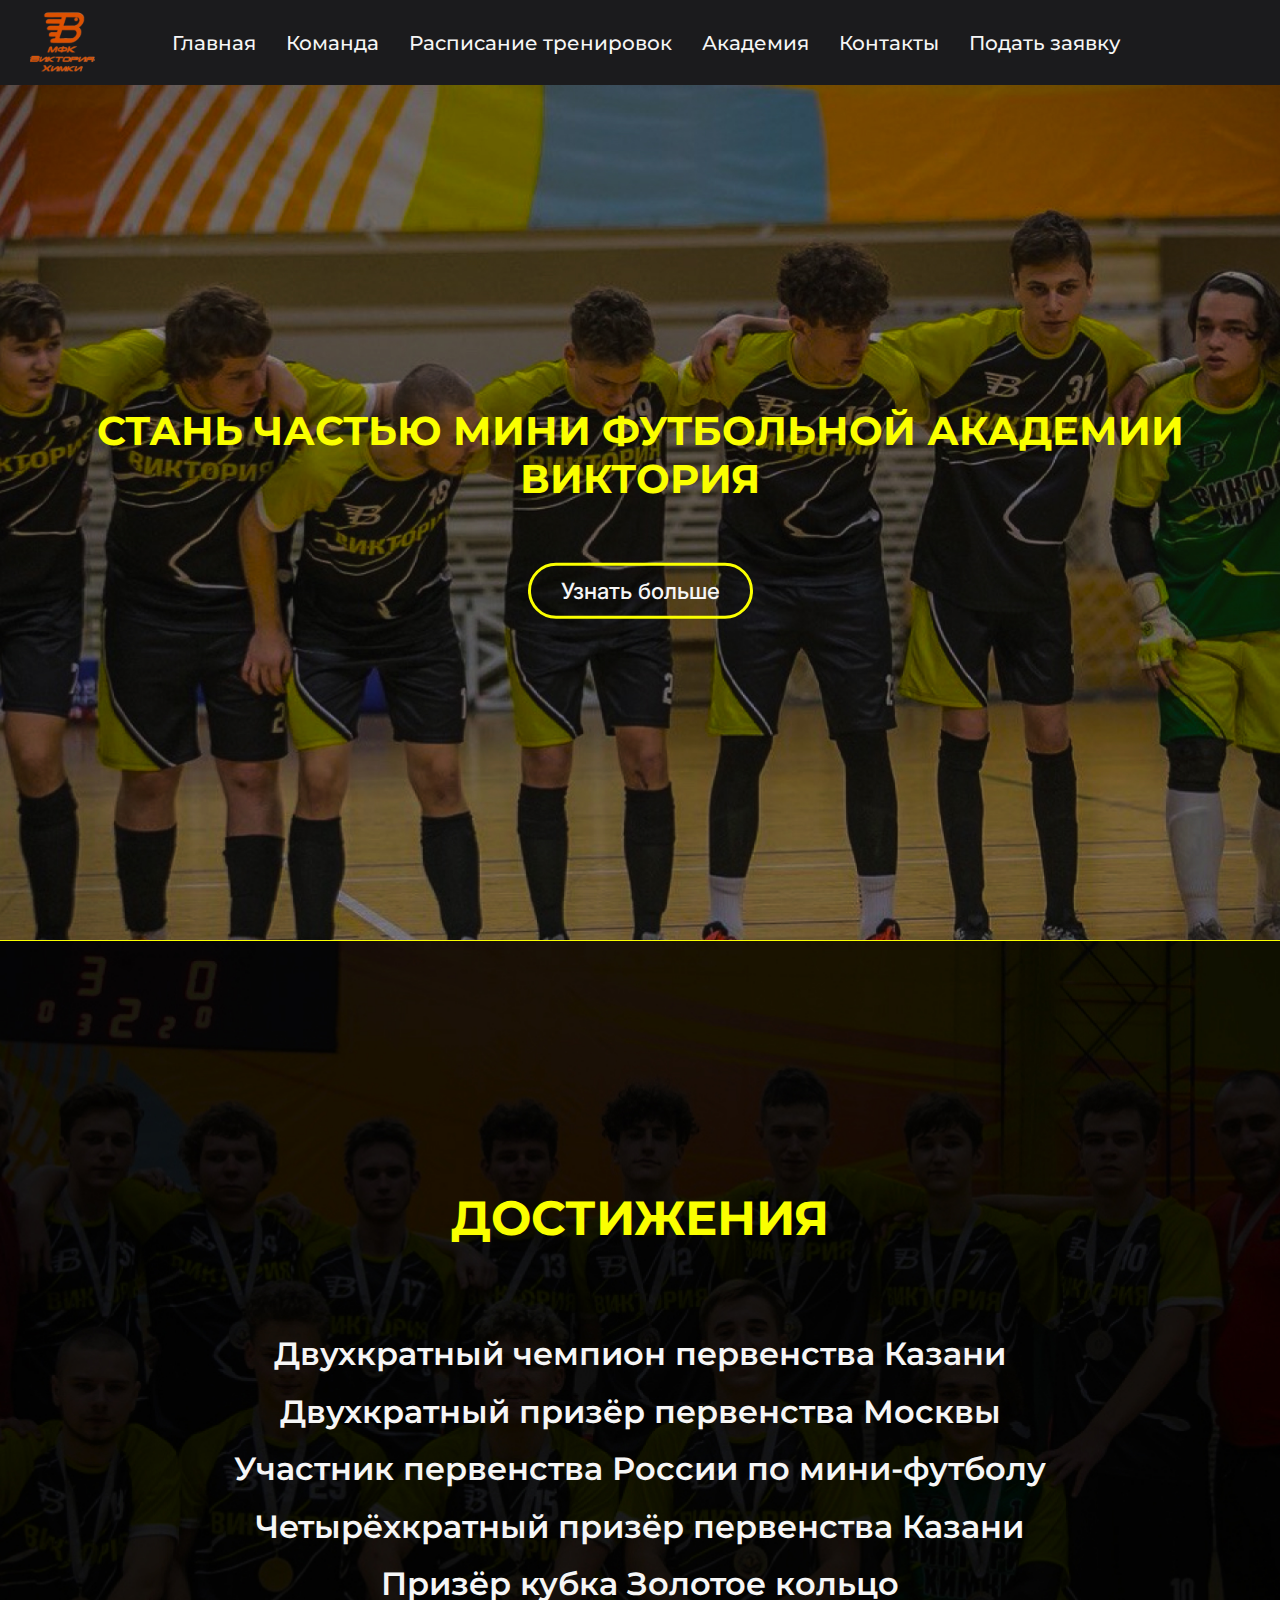
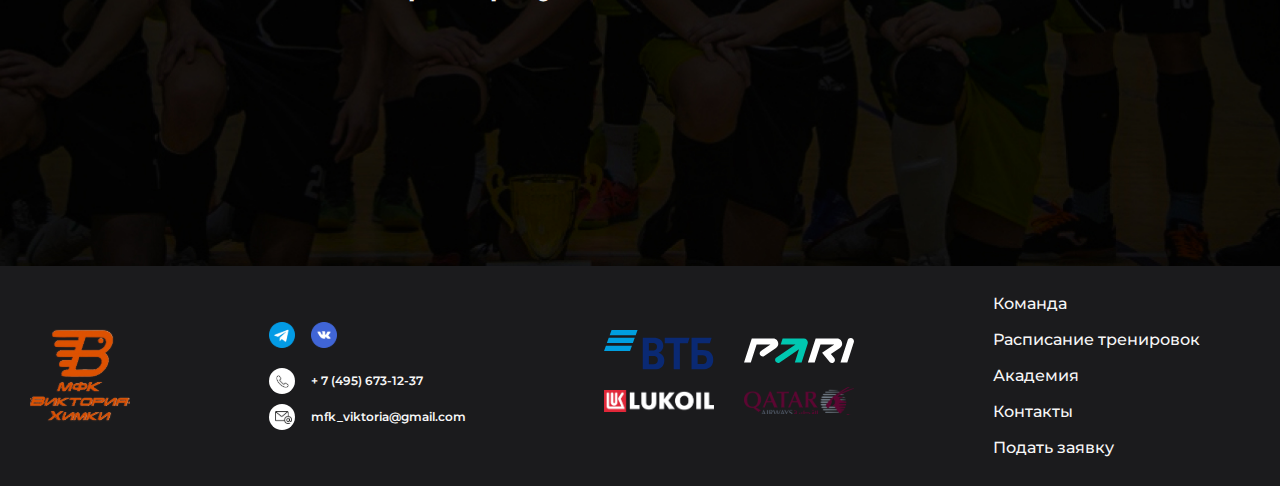
<file: index.html>
<!DOCTYPE html>
<html lang="ru">

<head>
    <meta charset="UTF-8">
    <meta name="viewport" content="width=device-width, initial-scale=1.0">
    <title>Главная</title>
    <link rel="stylesheet" href="./css/reset.css">
    <link rel="stylesheet" href="./css/main.css">
    <link rel="stylesheet" href="./css/header.css">
    <link rel="stylesheet" href="./css/footer.css">
    <link rel="stylesheet" href="./css/modal.css">

    <link rel="preconnect" href="https://fonts.googleapis.com">
    <link rel="preconnect" href="https://fonts.gstatic.com" crossorigin>
    <link rel="preconnect" href="https://fonts.googleapis.com">
    <link rel="preconnect" href="https://fonts.gstatic.com" crossorigin>
    <link
        href="https://fonts.googleapis.com/css2?family=Inter:wght@400;500&family=Montserrat:wght@200;300;500;600;700&display=swap"
        rel="stylesheet">
    <script defer src="./main.js"></script>

    <script src="https://cdn.jsdelivr.net/npm/swiper@9/swiper-bundle.min.js"></script>
    <link rel="stylesheet" href="https://unpkg.com/swiper/swiper-bundle.min.css">
    <script defer src='./modal_application.js'></script>
</head>

<body>
    <div class="wrapper">
        <header class="header">
            <div class="header__nav nav">
                <div class="container">
                    <div class="nav-inner">
                        <a href="#" class="nav__logo logo"><img src="./img/logo.svg" alt="logo"></a>

                        <div class="nav__right-box">
                            <ul class="nav__list">
                                <li class="nav__item"><a href="./index.html" class="nav__link">Главная</a></li>
                                <li class="nav__item"><a href="./pages/team.html" class="nav__link">Команда</a></li>
                                <li class="nav__item"><a href="./pages/schedule.html" class="nav__link">Расписание
                                        тренировок</a></li>
                                <li class="nav__item"><a href="./pages/academy.html" class="nav__link">Академия</a></li>
                                <li class="nav__item"><a href="./pages/contacts.html" class="nav__link">Контакты</a>
                                <li class="nav__item"><a href="#" class="nav__link application__modal">Подать заявку</a>
                                </li>
                            </ul>
                        </div>

                        <!-- burger menu -->
                        <input type="checkbox" id="m1" class="hidden-menu-ticker">
                        <label class="btn-menu" for="m1">
                            <span class="first"></span>
                            <span class="second"></span>
                            <span class="third"></span>
                        </label>

                        <div class="hidden-menu">
                            <li class="nav__item"><a href="./index.html" class="nav__link">Главная</a></li>
                            <li class="nav__item"><a href="./pages/team.html" class="nav__link">Команда</a></li>
                            <li class="nav__item"><a href="./pages/schedule.html" class="nav__link">Расписание
                                    тренировок</a></li>
                            <li class="nav__item"><a href="./pages/academy.html" class="nav__link">Академия</a></li>
                            <li class="nav__item"><a href="./pages/contacts.html" class="nav__link">Контакты</a></li>
                            <li class="nav__item"><a href="#" class="nav__link application__modal">Подать заявку</a>
                        </div>
                    </div>

                    <div id="open-modal" class="modal-window application-window">
                        <div>
                            <a href="#" title="Close" class="application-modal-close">Закрыть</a>

                            <form class="modal__form m-form">
                                <h2 class="m-form__title">Заполните заявку</h2>

                                <label class="m-form__info">Заполните поле</label>
                                <input type="text" class="m-form__input" placeholder="Имя">

                                <label class="m-form__info">Заполните поле</label>
                                <input type="text" class="m-form__input" placeholder="Фамилия">

                                <label class="m-form__info">Заполните поле</label>
                                <input type="tel" class="m-form__input" placeholder="Телефон">

                                <label class="m-form__info">Заполните поле</label>
                                <input type="tel" class="m-form__input" placeholder="ФИО матери">

                                <label class="m-form__info">Заполните поле</label>
                                <input type="tel" class="m-form__input" placeholder="Телефон матери">

                                <label class="m-form__info">Заполните поле</label>
                                <input type="tel" class="m-form__input" placeholder="ФИО отца">

                                <label class="m-form__info">Заполните поле</label>
                                <input type="tel" class="m-form__input" placeholder="Телефон отца">

                                <label class="m-form__info">Заполните поле</label>
                                <input type="text" class="m-form__input" onfocus="(this.type='date')"
                                    placeholder="Дата рождения">

                                <label class="m-form__info">Заполните поле</label>
                                <input type="text" class="m-form__input" placeholder="Гражданство">
                                <label class="m-form__info">Заполните поле</label>
                                <input type="email" class="m-form__input" placeholder="Email">

                                <label class="m-form__info">Заполните поле</label>
                                <input type="text" class="m-form__input" placeholder="Футбольная школа">

                                <label class="m-form__info">Заполните поле</label>
                                <input type="text" class="m-form__input" placeholder="Стаж занятий в футбольных школах">

                                <label class="m-form__info">Заполните поле</label>
                                <select name="amplua" class="m-form__input">
                                    <option value="" selected disabled>Амплуа</option>
                                    <option value="Нападающий">Нападающий</option>
                                    <option value="Полузащитник">Полузащитник</option>
                                    <option value="Защитник">Защитник</option>
                                    <option value="Вратарь">Вратарь</option>
                                    <!-- Добавьте другие амплуа по необходимости -->
                                </select>

                                <label class="m-form__info">Заполните поле</label>
                                <input type="text" class="m-form__input" placeholder="Рост">

                                <label class="m-form__info">Заполните поле</label>
                                <input type="text" class="m-form__input" placeholder="Вес">

                                <a href="#" class="m-form__button">Отправить</a>
                            </form>
                        </div>
                    </div>

                    <div id="open-modal" class="modal-window application-submit-window">
                        <div>
                            <a href="#" title="Close" class="application-modal-close">Закрыть</a>

                            <div class="modal__text application-text">Спасибо за заявку!</div>
                        </div>
                    </div>
                </div>
            </div>

            <div class="header__body">
                <div class="swiper mySwiper">
                    <div class="swiper-wrapper">
                        <div class="swiper-slide">
                            <div class="slide-img slide-img--1"></div>

                            <div class="slide-data">
                                <div class="container">
                                    <div class="slide-data-inner">
                                        <h1 class="header__title">СТАНЬ ЧАСТЬЮ МИНИ ФУТБОЛЬНОЙ АКАДЕМИИ ВИКТОРИЯ</h1>
                                        <a href="./pages/academy.html" class="header__button">Узнать больше</a>
                                    </div>
                                </div>
                            </div>
                        </div>


                        <div class="swiper-slide">
                            <div class="slide-img slide-img--2"></div>

                            <div class="slide-data">
                                <div class="container">
                                    <div class="slide-data-inner">
                                        <h1 class="header__title">СТАНЬ ЧАСТЬЮ МИНИ ФУТБОЛЬНОЙ АКАДЕМИИ ВИКТОРИЯ</h1>
                                        <a href="./pages/academy.html" class="header__button">Узнать больше</a>
                                    </div>
                                </div>
                            </div>
                        </div>


                        <div class="swiper-slide">
                            <div class="slide-img slide-img--3"></div>

                            <div class="slide-data">
                                <div class="container">
                                    <div class="slide-data-inner">
                                        <h1 class="header__title">СТАНЬ ЧАСТЬЮ МИНИ ФУТБОЛЬНОЙ АКАДЕМИИ ВИКТОРИЯ</h1>
                                        <a href="./pages/academy.html" class="header__button">Узнать больше</a>

                                    </div>
                                </div>
                            </div>
                        </div>


                        <div class="swiper-slide">
                            <div class="slide-img slide-img--4"></div>

                            <div class="slide-data">
                                <div class="container">
                                    <div class="slide-data-inner">
                                        <h1 class="header__title">СТАНЬ ЧАСТЬЮ МИНИ ФУТБОЛЬНОЙ АКАДЕМИИ ВИКТОРИЯ</h1>
                                        <a href="./pages/academy.html" class="header__button">Узнать больше</a>
                                    </div>
                                </div>
                            </div>
                        </div>
                    </div>
                </div>

                <div class="header__line"></div>
            </div>
        </header>

        <main class="main">
            <section class="main__achievements achievements">
                <div class="container">
                    <div class="achievement-inner">
                        <h2 class="achievement__title">ДОСТИЖЕНИЯ</h2>
                        <ul class="achievement__text">
                            <li>Двухкратный чемпион первенства Казани</li>
                            <li>Двухкратный призёр первенства Москвы</li>
                            <li>Участник первенства России по мини-футболу</li>
                            <li>Четырёхкратный призёр первенства Казани</li>
                            <li>Призёр кубка Золотое кольцо</li>
                        </ul>
                    </div>
                </div>
            </section>
        </main>

        <footer class="footer">
            <div class="container">
                <div class="footer-inner">
                    <a href="#" class="footer__logo logo"><img src="./img/logo.svg" alt="logo"></a>

                    <div class="footer__middle-box">
                        <div class="footer__top-line">
                            <a href="#"><img src="./img/icons/tg.svg" alt="tg"></a>
                            <a href="#"><img src="./img/icons/vk.svg" alt="vk"></a>
                        </div>

                        <div class="footer-wrapper">
                            <div class="footer__middle-line">
                                <img src="./img/icons/phone.svg" alt="phone">
                                <p>+ 7 (495) 673-12-37</p>
                            </div>

                            <div class="footer__bottom-line">
                                <img src="./img/icons/mail.svg" alt="mail">
                                <p>mfk_viktoria@gmail.com</p>
                            </div>
                        </div>
                    </div>

                    <div class="footer-sponsors-wrapper">
                        <img src="./img/contacts/vtb.svg" alt="vtb" class="footer__card">
                        <img src="./img/contacts/pari.svg" alt="paro" class="footer__card">
                        <img src="./img/contacts/lukoil.svg" alt="lukoil" class="footer__card">
                        <img src="./img/contacts/qatar.svg" alt="qatar" class="footer__card">
                    </div>

                    <div class="footer__right-box">
                        <nav class="footer__nav">
                            <ul class="footer__list">
                                <li class="footer__item"><a href="./pages/team.html" class="footer__link">Команда</a></li>
                                <li class="footer__item"><a href="./pages/schedule.html" class="footer__link">Расписание
                                        тренировок</a></li>
                                <li class="footer__item"><a href="./pages/academy.html" class="footer__link">Академия</a></li>
                                <li class="footer__item"><a href="./pages/contacts.html" class="footer__link">Контакты</a>
                                </li>
                                <li class="footer__item"><a href="#" class="footer__link application__modal">Подать
                                        заявку</a>
                            </ul>
                        </nav>
                    </div>
                </div>
            </div>
        </footer>
    </div>
</body>

</html>
</file>
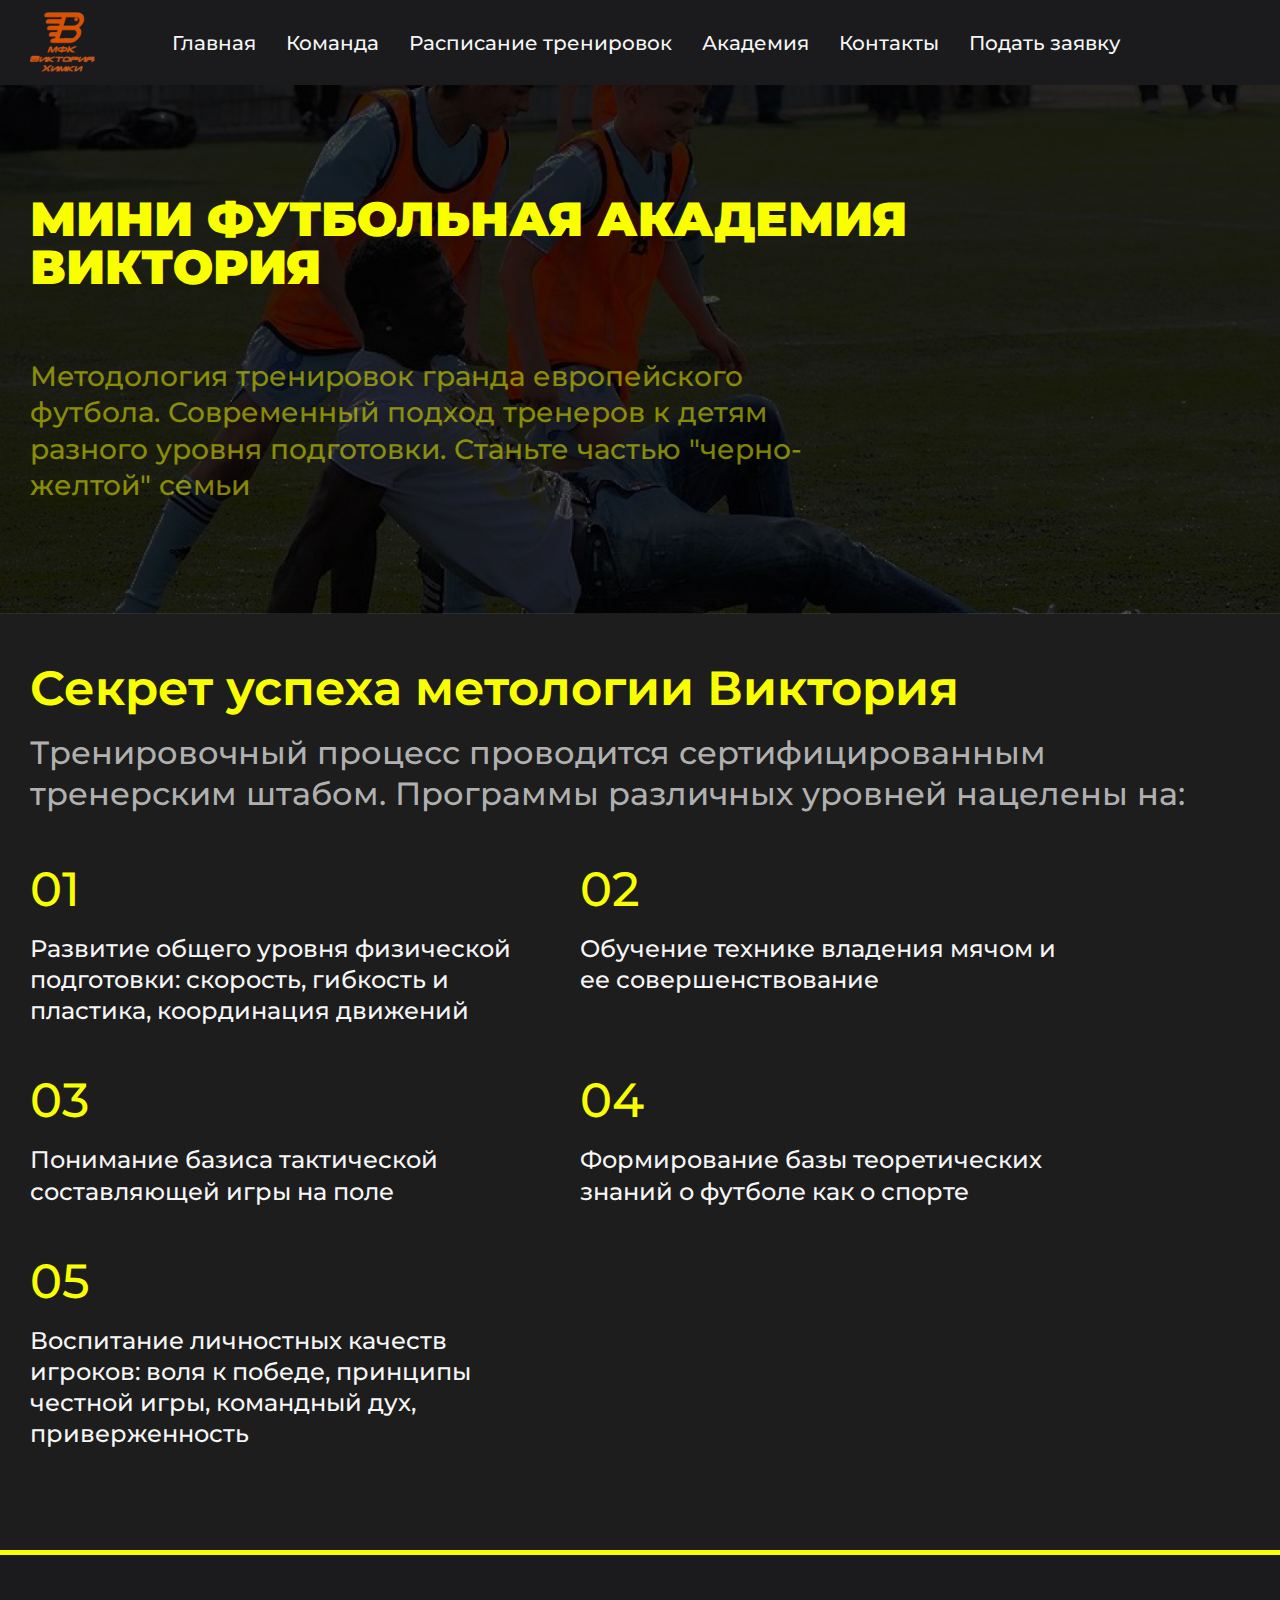
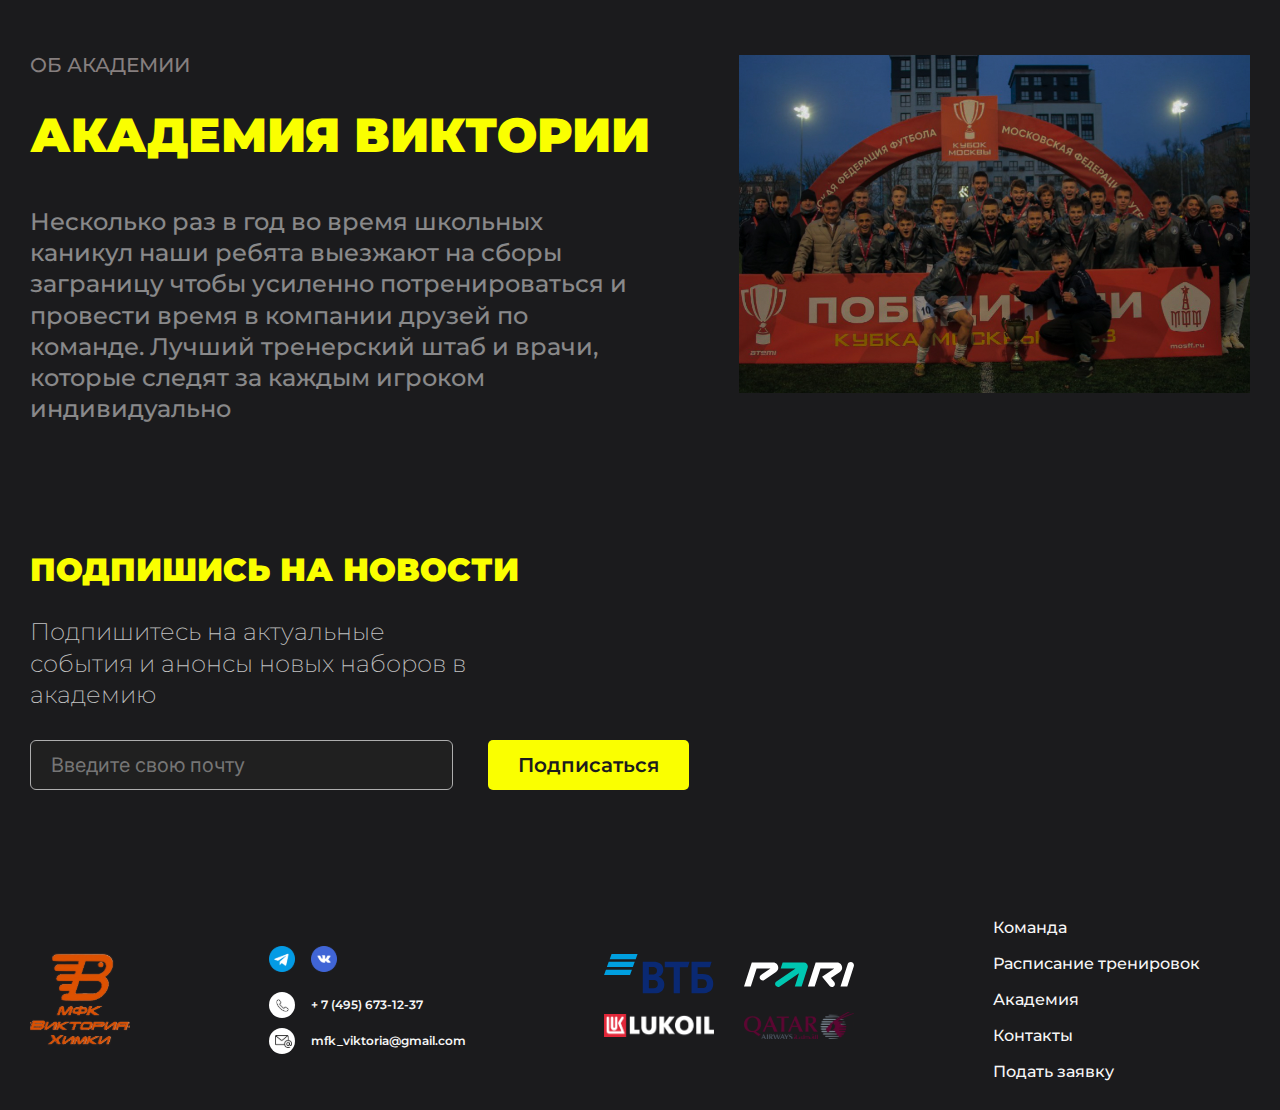
<file: pages/academy.html>
<!DOCTYPE html>
<html lang="ru">

<head>
    <meta charset="UTF-8">
    <meta name="viewport" content="width=device-width, initial-scale=1.0">
    <title>Академия</title>

    <link rel="stylesheet" href="../css/reset.css">
    <link rel="stylesheet" href="../css/main.css">
    <link rel="stylesheet" href="../css/header.css">
    <link rel="stylesheet" href="../css/footer.css">
    <link rel="stylesheet" href="../css/academy.css">
    <link rel="stylesheet" href="../css/modal.css">

    <link rel="preconnect" href="https://fonts.googleapis.com">
    <link rel="preconnect" href="https://fonts.gstatic.com" crossorigin>
    <link rel="preconnect" href="https://fonts.googleapis.com">
    <link rel="preconnect" href="https://fonts.gstatic.com" crossorigin>
    <link
        href="https://fonts.googleapis.com/css2?family=Inter:wght@400;500&family=Montserrat:wght@200;300;500;600;700&display=swap"
        rel="stylesheet">
    <script defer src="../main.js"></script>
    <script defer src="../modal.js"></script>
    <script defer src='../modal_application.js'></script>

</head>

<body>
    <div class="wrapper">
        <header class="header">
            <div class="header__nav nav">
                <div class="container">
                    <div class="nav-inner">
                        <a href="../index.html" class="nav__logo logo"><img src="../img/logo.svg" alt="logo"></a>

                        <div class="nav__right-box">
                            <ul class="nav__list">
                                <li class="nav__item"><a href="../index.html" class="nav__link">Главная</a></li>
                                <li class="nav__item"><a href="./team.html" class="nav__link">Команда</a></li>
                                <li class="nav__item"><a href="./schedule.html" class="nav__link">Расписание
                                        тренировок</a></li>
                                <li class="nav__item"><a href="./academy.html" class="nav__link">Академия</a></li>
                                <li class="nav__item"><a href="./contacts.html" class="nav__link">Контакты</a>
                                <li class="nav__item"><a href="#" class="nav__link application__modal">Подать заявку</a>
                                </li>
                            </ul>
                        </div>

                        <!-- burger menu -->
                        <input type="checkbox" id="m1" class="hidden-menu-ticker">
                        <label class="btn-menu" for="m1">
                            <span class="first"></span>
                            <span class="second"></span>
                            <span class="third"></span>
                        </label>

                        <div class="hidden-menu">
                            <li class="nav__item"><a href="../index.html" class="nav__link">Главная</a></li>
                            <li class="nav__item"><a href="./team.html" class="nav__link">Команда</a></li>
                            <li class="nav__item"><a href="./schedule.html" class="nav__link">Расписание
                                    тренировок</a></li>
                            <li class="nav__item"><a href="./academy.html" class="nav__link">Академия</a></li>
                            <li class="nav__item"><a href="./contacts.html" class="nav__link">Контакты</a></li>
                            <li class="nav__item"><a href="#" class="nav__link application__modal">Подать заявку</a>
                        </div>
                    </div>

                    <div id="open-modal" class="modal-window application-window">
                        <div>
                            <a href="#" title="Close" class="application-modal-close">Закрыть</a>

                            <form class="modal__form m-form">
                                <h2 class="m-form__title">Заполните заявку</h2>

                                <label class="m-form__info">Заполните поле</label>
                                <input type="text" class="m-form__input" placeholder="Имя">

                                <label class="m-form__info">Заполните поле</label>
                                <input type="text" class="m-form__input" placeholder="Фамилия">

                                <label class="m-form__info">Заполните поле</label>
                                <input type="tel" class="m-form__input" placeholder="Телефон">

                                <label class="m-form__info">Заполните поле</label>
                                <input type="tel" class="m-form__input" placeholder="ФИО матери">

                                <label class="m-form__info">Заполните поле</label>
                                <input type="tel" class="m-form__input" placeholder="Телефон матери">

                                <label class="m-form__info">Заполните поле</label>
                                <input type="tel" class="m-form__input" placeholder="ФИО отца">

                                <label class="m-form__info">Заполните поле</label>
                                <input type="tel" class="m-form__input" placeholder="Телефон отца">

                                <label class="m-form__info">Заполните поле</label>
                                <input type="text" class="m-form__input" onfocus="(this.type='date')"
                                    placeholder="Дата рождения">

                                <label class="m-form__info">Заполните поле</label>
                                <input type="text" class="m-form__input" placeholder="Гражданство">
                                <label class="m-form__info">Заполните поле</label>
                                <input type="email" class="m-form__input" placeholder="Email">

                                <label class="m-form__info">Заполните поле</label>
                                <input type="text" class="m-form__input" placeholder="Футбольная школа">

                                <label class="m-form__info">Заполните поле</label>
                                <input type="text" class="m-form__input" placeholder="Стаж занятий в футбольных школах">

                                <label class="m-form__info">Заполните поле</label>
                                <select name="amplua" class="m-form__input">
                                    <option value="" selected disabled>Амплуа</option>
                                    <option value="Нападающий">Нападающий</option>
                                    <option value="Полузащитник">Полузащитник</option>
                                    <option value="Защитник">Защитник</option>
                                    <option value="Вратарь">Вратарь</option>
                                    <!-- Добавьте другие амплуа по необходимости -->
                                </select>

                                <label class="m-form__info">Заполните поле</label>
                                <input type="text" class="m-form__input" placeholder="Рост">

                                <label class="m-form__info">Заполните поле</label>
                                <input type="text" class="m-form__input" placeholder="Вес">

                                <a href="#" class="m-form__button">Отправить</a>
                            </form>
                        </div>
                    </div>

                    <div id="open-modal" class="modal-window application-submit-window">
                        <div>
                            <a href="#" title="Close" class="application-modal-close">Закрыть</a>

                            <div class="modal__text application-text">Спасибо за заявку!</div>
                        </div>
                    </div>
                </div>
            </div>
        </header>

        <main class="main">
            <section class="main__ac-heading ac-heading">
                <div class="container">
                    <div class="ac-heading-inner">
                        <h2 class="ac-heading__title">МИНИ ФУТБОЛЬНАЯ АКАДЕМИЯ ВИКТОРИЯ</h2>
                        <p class="ac-heading__subtitle">Методология тренировок гранда европейского футбола. Современный
                            подход тренеров к детям разного уровня подготовки. Станьте частью "черно-желтой" семьи </p>
                    </div>
                </div>
            </section>

            <section class="main__ac-secrets ac-secrets">
                <div class="container">
                    <div class="ac-secrets-inner">
                        <h2 class="ac-secrets__title">Секрет успеха метологии Виктория</h2>
                        <p class="ac-secrets__subtitle">Тренировочный процесс проводится сертифицированным тренерским
                            штабом. Программы различных уровней нацелены на:</p>

                        <div class="ac-secrets__cards">
                            <div class="ac-secrets__card">
                                <h3 class="ac-secrets__card-number">01</h3>
                                <p class="ac-secrets__card-desc">Развитие общего уровня физической подготовки:
                                    скорость, гибкость и пластика, координация движений</p>
                            </div>
                            <div class="ac-secrets__card">
                                <h3 class="ac-secrets__card-number">02</h3>
                                <p class="ac-secrets__card-desc">Обучение технике владения мячом и ее
                                    совершенствование
                                </p>
                            </div>
                            <div class="ac-secrets__card">
                                <h3 class="ac-secrets__card-number">03</h3>
                                <p class="ac-secrets__card-desc">Понимание базиса тактической составляющей игры на
                                    поле
                                </p>
                            </div>
                            <div class="ac-secrets__card">
                                <h3 class="ac-secrets__card-number">04</h3>
                                <p class="ac-secrets__card-desc">Формирование базы теоретических знаний о футболе как
                                    о спорте</p>
                            </div>
                            <div class="ac-secrets__card">
                                <h3 class="ac-secrets__card-number">05</h3>
                                <p class="ac-secrets__card-desc">Воспитание личностных качеств игроков: воля к победе,
                                    принципы честной игры, командный дух, приверженность
                                </p>
                            </div>
                        </div>
                    </div>
                </div>

                <div class="ac-secrets__line"></div>
            </section>

            <section class="main__ac-about ac-about">
                <div class="container">
                    <div class="ac-about-inner">
                        <div class="ac-about__content">
                            <p class="ac-about__subtitle">ОБ АКАДЕМИИ</p>
                            <h2 class="ac-about__title">АКАДЕМИЯ ВИКТОРИИ</h2>

                            <p class="ac-about__desc">Несколько раз в год во время школьных каникул наши ребята выезжают
                                на сборы заграницу чтобы усиленно потренироваться и провести время в компании друзей по
                                команде. Лучший тренерский штаб и врачи, которые следят за каждым игроком индивидуально
                            </p>

                            <div class="ac-about__subscribe">
                                <h2 class="ac-about-subscribe-title">ПОДПИШИСЬ НА НОВОСТИ</h2>
                                <p class="ac-about-subscribe-subtitle">Подпишитесь на актуальные события и анонсы новых
                                    наборов в академию
                                </p>

                                <form class="ac-about-form form">
                                    <input type="email" class="form__input" placeholder="Введите свою почту">

                                    <a href="#" class="form__button">Подписаться</a>
                                </form>

                                <div id="open-modal-subscribe" class="modal-window">
                                    <div>
                                        <a href="#" title="Close" class="modal-close-subscribe">Закрыть</a>

                                        <div class="modal__text-subscribe">Вы успешно подписались на обновления!</div>
                                    </div>
                                </div>
                            </div>
                        </div>

                        <div class="ac-about__right-box">
                            <img src="../img/academy/2.jpg" alt="команда">
                        </div>

                    </div>
                </div>
            </section>
        </main>

        <footer class="footer">
            <div class="container">
                <div class="footer-inner">
                    <a href="../index.html" class="footer__logo logo"><img src="../img/logo.svg" alt="logo"></a>

                    <div class="footer__middle-box">
                        <div class="footer__top-line">
                            <a href="#"><img src="../img/icons/tg.svg" alt="tg"></a>
                            <a href="#"><img src="../img/icons/vk.svg" alt="vk"></a>
                        </div>

                        <div class="footer-wrapper">
                            <div class="footer__middle-line">
                                <img src="../img/icons/phone.svg" alt="phone">
                                <p>+ 7 (495) 673-12-37</p>
                            </div>

                            <div class="footer__bottom-line">
                                <img src="../img/icons/mail.svg" alt="mail">
                                <p>mfk_viktoria@gmail.com</p>
                            </div>
                        </div>
                    </div>

                    <div class="footer-sponsors-wrapper">
                        <img src="../img/contacts/vtb.svg" alt="vtb" class="footer__card">
                        <img src="../img/contacts/pari.svg" alt="paro" class="footer__card">
                        <img src="../img/contacts/lukoil.svg" alt="lukoil" class="footer__card">
                        <img src="../img/contacts/qatar.svg" alt="qatar" class="footer__card">
                    </div>

                    <div class="footer__right-box">
                        <nav class="footer__nav">
                            <ul class="footer__list">
                                <li class="footer__item"><a href="./team.html" class="footer__link">Команда</a></li>
                                <li class="footer__item"><a href="./schedule.html" class="footer__link">Расписание
                                        тренировок</a></li>
                                <li class="footer__item"><a href="./academy.html" class="footer__link">Академия</a></li>
                                <li class="footer__item"><a href="./contacts.html" class="footer__link">Контакты</a>
                                </li>
                                <li class="footer__item"><a href="#" class="footer__link application__modal">Подать
                                        заявку</a>
                            </ul>
                        </nav>
                    </div>
                </div>
            </div>
        </footer>
    </div>
</body>

</html>
</file>
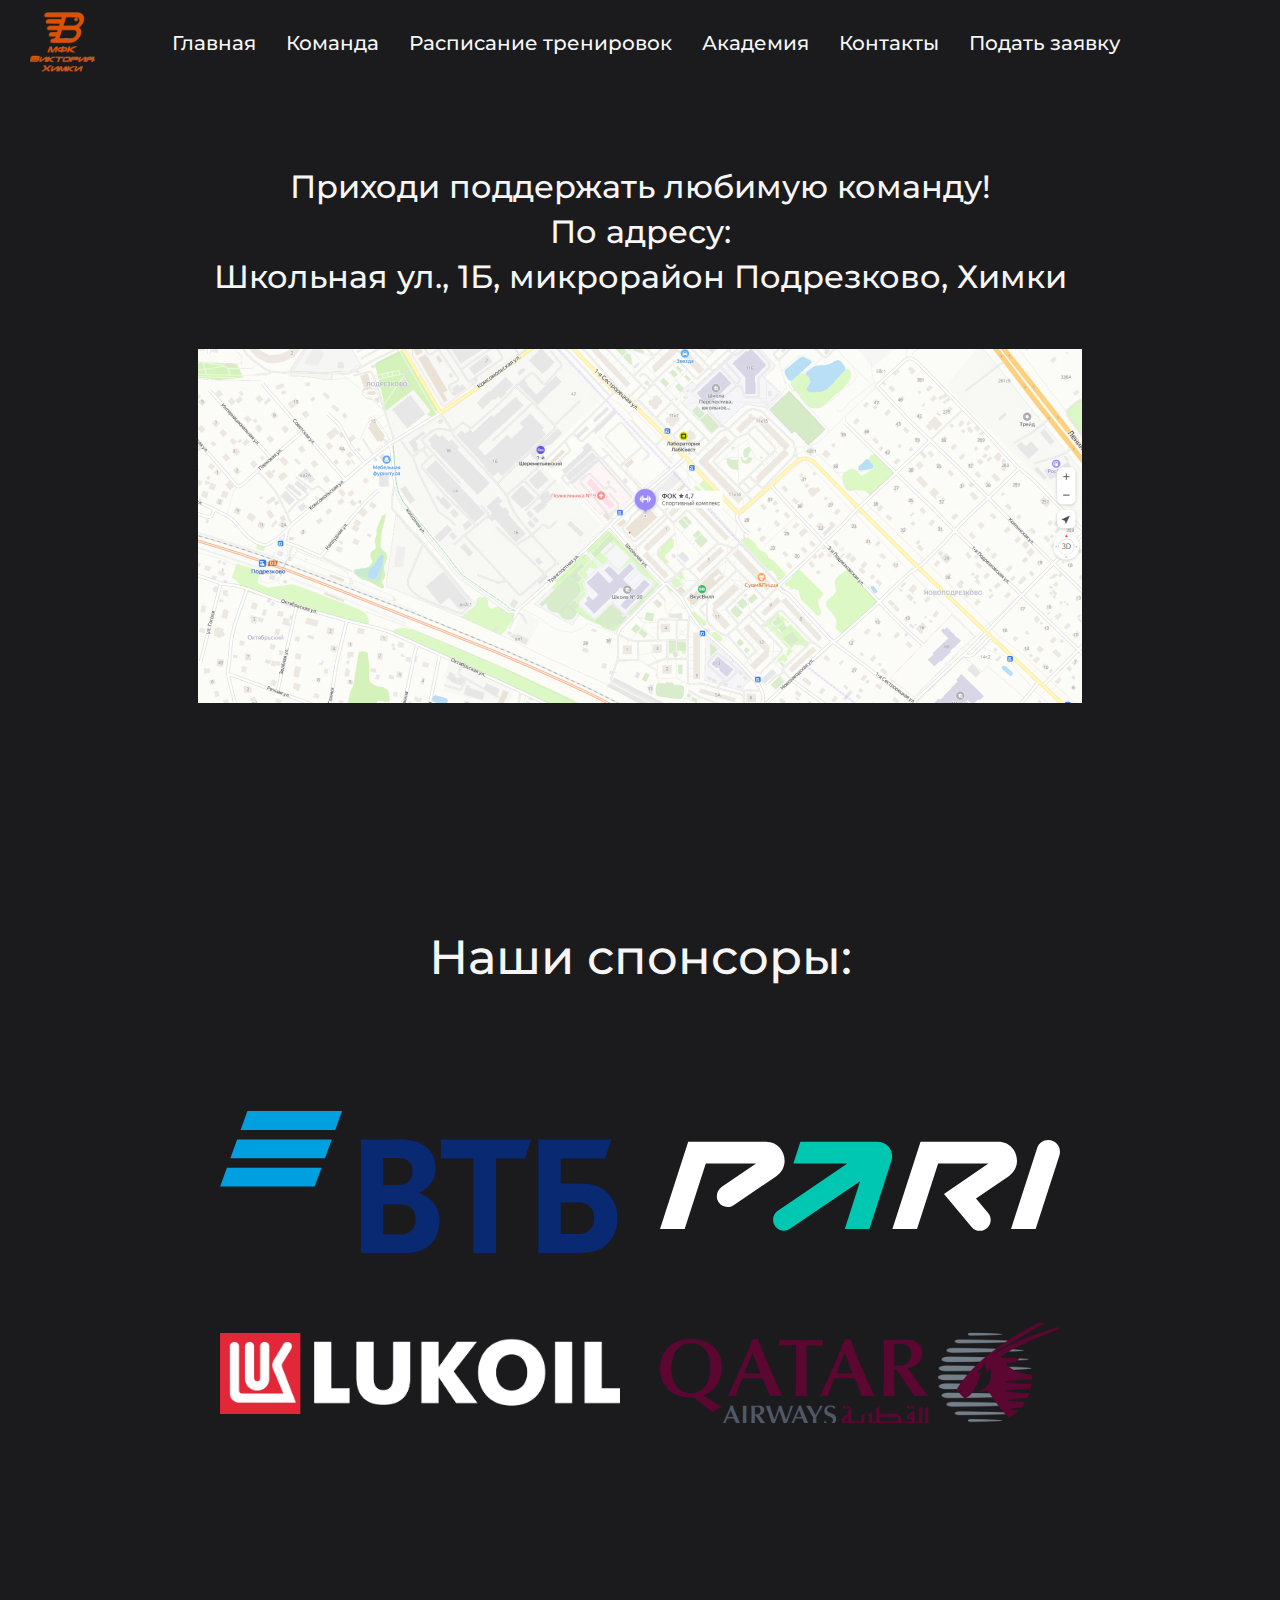
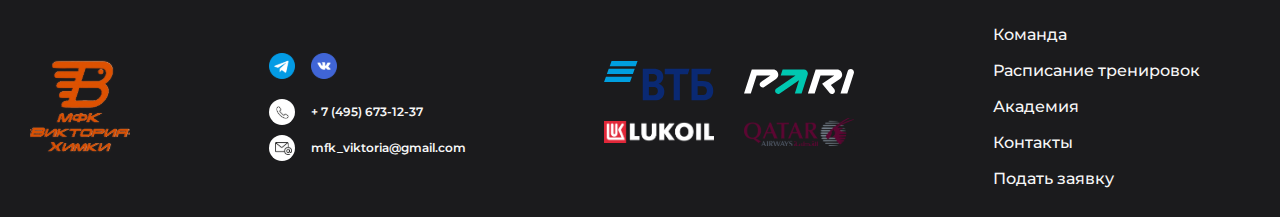
<file: pages/contacts.html>
<!DOCTYPE html>
<html lang="ru">

<head>
    <meta charset="UTF-8">
    <meta name="viewport" content="width=device-width, initial-scale=1.0">
    <title>Контакты</title>

    <link rel="stylesheet" href="../css/reset.css">
    <link rel="stylesheet" href="../css/main.css">
    <link rel="stylesheet" href="../css/header.css">
    <link rel="stylesheet" href="../css/footer.css">
    <link rel="stylesheet" href="../css/contacts.css">
    <link rel="stylesheet" href="../css/modal.css">

    <link rel="preconnect" href="https://fonts.googleapis.com">
    <link rel="preconnect" href="https://fonts.gstatic.com" crossorigin>
    <link rel="preconnect" href="https://fonts.googleapis.com">
    <link rel="preconnect" href="https://fonts.gstatic.com" crossorigin>
    <link
        href="https://fonts.googleapis.com/css2?family=Inter:wght@400;500&family=Montserrat:wght@200;300;500;600;700&display=swap"
        rel="stylesheet">
    <script defer src="../main.js"></script>
    <script defer src='../modal_application.js'></script>
</head>

<body>
    <div class="wrapper">
        <header class="header">
            <div class="header__nav nav">
                <div class="container">
                    <div class="nav-inner">
                        <a href="../index.html" class="nav__logo logo"><img src="../img/logo.svg" alt="logo"></a>

                        <div class="nav__right-box">
                            <ul class="nav__list">
                                <li class="nav__item"><a href="../index.html" class="nav__link">Главная</a></li>
                                <li class="nav__item"><a href="./team.html" class="nav__link">Команда</a></li>
                                <li class="nav__item"><a href="./schedule.html" class="nav__link">Расписание
                                        тренировок</a></li>
                                <li class="nav__item"><a href="./academy.html" class="nav__link">Академия</a></li>
                                <li class="nav__item"><a href="./contacts.html" class="nav__link">Контакты</a>
                                <li class="nav__item"><a href="#" class="nav__link application__modal">Подать заявку</a>
                                </li>
                            </ul>
                        </div>

                        <!-- burger menu -->
                        <input type="checkbox" id="m1" class="hidden-menu-ticker">
                        <label class="btn-menu" for="m1">
                            <span class="first"></span>
                            <span class="second"></span>
                            <span class="third"></span>
                        </label>

                        <div class="hidden-menu">
                            <li class="nav__item"><a href="../index.html" class="nav__link">Главная</a></li>
                            <li class="nav__item"><a href="./team.html" class="nav__link">Команда</a></li>
                            <li class="nav__item"><a href="./schedule.html" class="nav__link">Расписание
                                    тренировок</a></li>
                            <li class="nav__item"><a href="./academy.html" class="nav__link">Академия</a></li>
                            <li class="nav__item"><a href="./contacts.html" class="nav__link">Контакты</a></li>
                            <li class="nav__item"><a href="#" class="nav__link application__modal">Подать заявку</a>
                        </div>
                    </div>

                    <div id="open-modal" class="modal-window application-window">
                        <div>
                            <a href="#" title="Close" class="application-modal-close">Закрыть</a>

                            <form class="modal__form m-form">
                                <h2 class="m-form__title">Заполните заявку</h2>

                                <label class="m-form__info">Заполните поле</label>
                                <input type="text" class="m-form__input" placeholder="Имя">

                                <label class="m-form__info">Заполните поле</label>
                                <input type="text" class="m-form__input" placeholder="Фамилия">

                                <label class="m-form__info">Заполните поле</label>
                                <input type="tel" class="m-form__input" placeholder="Телефон">

                                <label class="m-form__info">Заполните поле</label>
                                <input type="tel" class="m-form__input" placeholder="ФИО матери">

                                <label class="m-form__info">Заполните поле</label>
                                <input type="tel" class="m-form__input" placeholder="Телефон матери">

                                <label class="m-form__info">Заполните поле</label>
                                <input type="tel" class="m-form__input" placeholder="ФИО отца">

                                <label class="m-form__info">Заполните поле</label>
                                <input type="tel" class="m-form__input" placeholder="Телефон отца">

                                <label class="m-form__info">Заполните поле</label>
                                <input type="text" class="m-form__input" onfocus="(this.type='date')"
                                    placeholder="Дата рождения">

                                <label class="m-form__info">Заполните поле</label>
                                <input type="text" class="m-form__input" placeholder="Гражданство">
                                <label class="m-form__info">Заполните поле</label>
                                <input type="email" class="m-form__input" placeholder="Email">

                                <label class="m-form__info">Заполните поле</label>
                                <input type="text" class="m-form__input" placeholder="Футбольная школа">

                                <label class="m-form__info">Заполните поле</label>
                                <input type="text" class="m-form__input" placeholder="Стаж занятий в футбольных школах">

                                <label class="m-form__info">Заполните поле</label>
                                <select name="amplua" class="m-form__input">
                                    <option value="" selected disabled>Амплуа</option>
                                    <option value="Нападающий">Нападающий</option>
                                    <option value="Полузащитник">Полузащитник</option>
                                    <option value="Защитник">Защитник</option>
                                    <option value="Вратарь">Вратарь</option>
                                    <!-- Добавьте другие амплуа по необходимости -->
                                </select>

                                <label class="m-form__info">Заполните поле</label>
                                <input type="text" class="m-form__input" placeholder="Рост">

                                <label class="m-form__info">Заполните поле</label>
                                <input type="text" class="m-form__input" placeholder="Вес">

                                <a href="#" class="m-form__button">Отправить</a>
                            </form>
                        </div>
                    </div>

                    <div id="open-modal" class="modal-window application-submit-window">
                        <div>
                            <a href="#" title="Close" class="application-modal-close">Закрыть</a>

                            <div class="modal__text application-text">Спасибо за заявку!</div>
                        </div>
                    </div>
                </div>
            </div>
        </header>

        <main class="main">
            <section class="main__address address">
                <div class="container">
                    <div class="address-inner">
                        <p class="address__text">Приходи поддержать любимую команду! <br>
                            По адресу: <br>
                            Школьная ул., 1Б, микрорайон Подрезково, Химки
                        </p>

                        <div class="address__map"><img src="../img/contacts/map.jpg" alt=""></div>
                    </div>
                </div>
            </section>

            <section class="main__sponsors sponsors">
                <div class="container">
                    <div class="sponsors-inner">
                        <h2 class="sponsors__title">Наши спонсоры:</h2>

                        <div class="sponsors-wrapper">
                            <img src="../img/contacts/vtb.svg" alt="vtb" class="sponsors__card">
                            <img src="../img/contacts/pari.svg" alt="paro" class="sponsors__card">
                            <img src="../img/contacts/lukoil.svg" alt="lukoil" class="sponsors__card">
                            <img src="../img/contacts/qatar.svg" alt="qatar" class="sponsors__card">
                        </div>
                    </div>
                </div>
            </section>
        </main>

        <footer class="footer">
            <div class="container">
                <div class="footer-inner">
                    <a href="#" class="footer__logo logo"><img src="../img/logo.svg" alt="logo"></a>

                    <div class="footer__middle-box">
                        <div class="footer__top-line">
                            <a href="#"><img src="../img/icons/tg.svg" alt="tg"></a>
                            <a href="#"><img src="../img/icons/vk.svg" alt="vk"></a>
                        </div>

                        <div class="footer-wrapper">
                            <div class="footer__middle-line">
                                <img src="../img/icons/phone.svg" alt="phone">
                                <p>+ 7 (495) 673-12-37</p>
                            </div>

                            <div class="footer__bottom-line">
                                <img src="../img/icons/mail.svg" alt="mail">
                                <p>mfk_viktoria@gmail.com</p>
                            </div>
                        </div>
                    </div>

                    <div class="footer-sponsors-wrapper">
                        <img src="../img/contacts/vtb.svg" alt="vtb" class="footer__card">
                        <img src="../img/contacts/pari.svg" alt="paro" class="footer__card">
                        <img src="../img/contacts/lukoil.svg" alt="lukoil" class="footer__card">
                        <img src="../img/contacts/qatar.svg" alt="qatar" class="footer__card">
                    </div>

                    <div class="footer__right-box">
                        <nav class="footer__nav">
                            <ul class="footer__list">
                                <li class="footer__item"><a href="./team.html" class="footer__link">Команда</a></li>
                                <li class="footer__item"><a href="./schedule.html" class="footer__link">Расписание
                                        тренировок</a></li>
                                <li class="footer__item"><a href="./academy.html" class="footer__link">Академия</a></li>
                                <li class="footer__item"><a href="./contacts.html" class="footer__link">Контакты</a>
                                </li>
                                <li class="footer__item"><a href="#" class="footer__link application__modal">Подать
                                        заявку</a>
                            </ul>
                        </nav>
                    </div>
                </div>
            </div>
        </footer>
    </div>
</body>

</html>
</file>
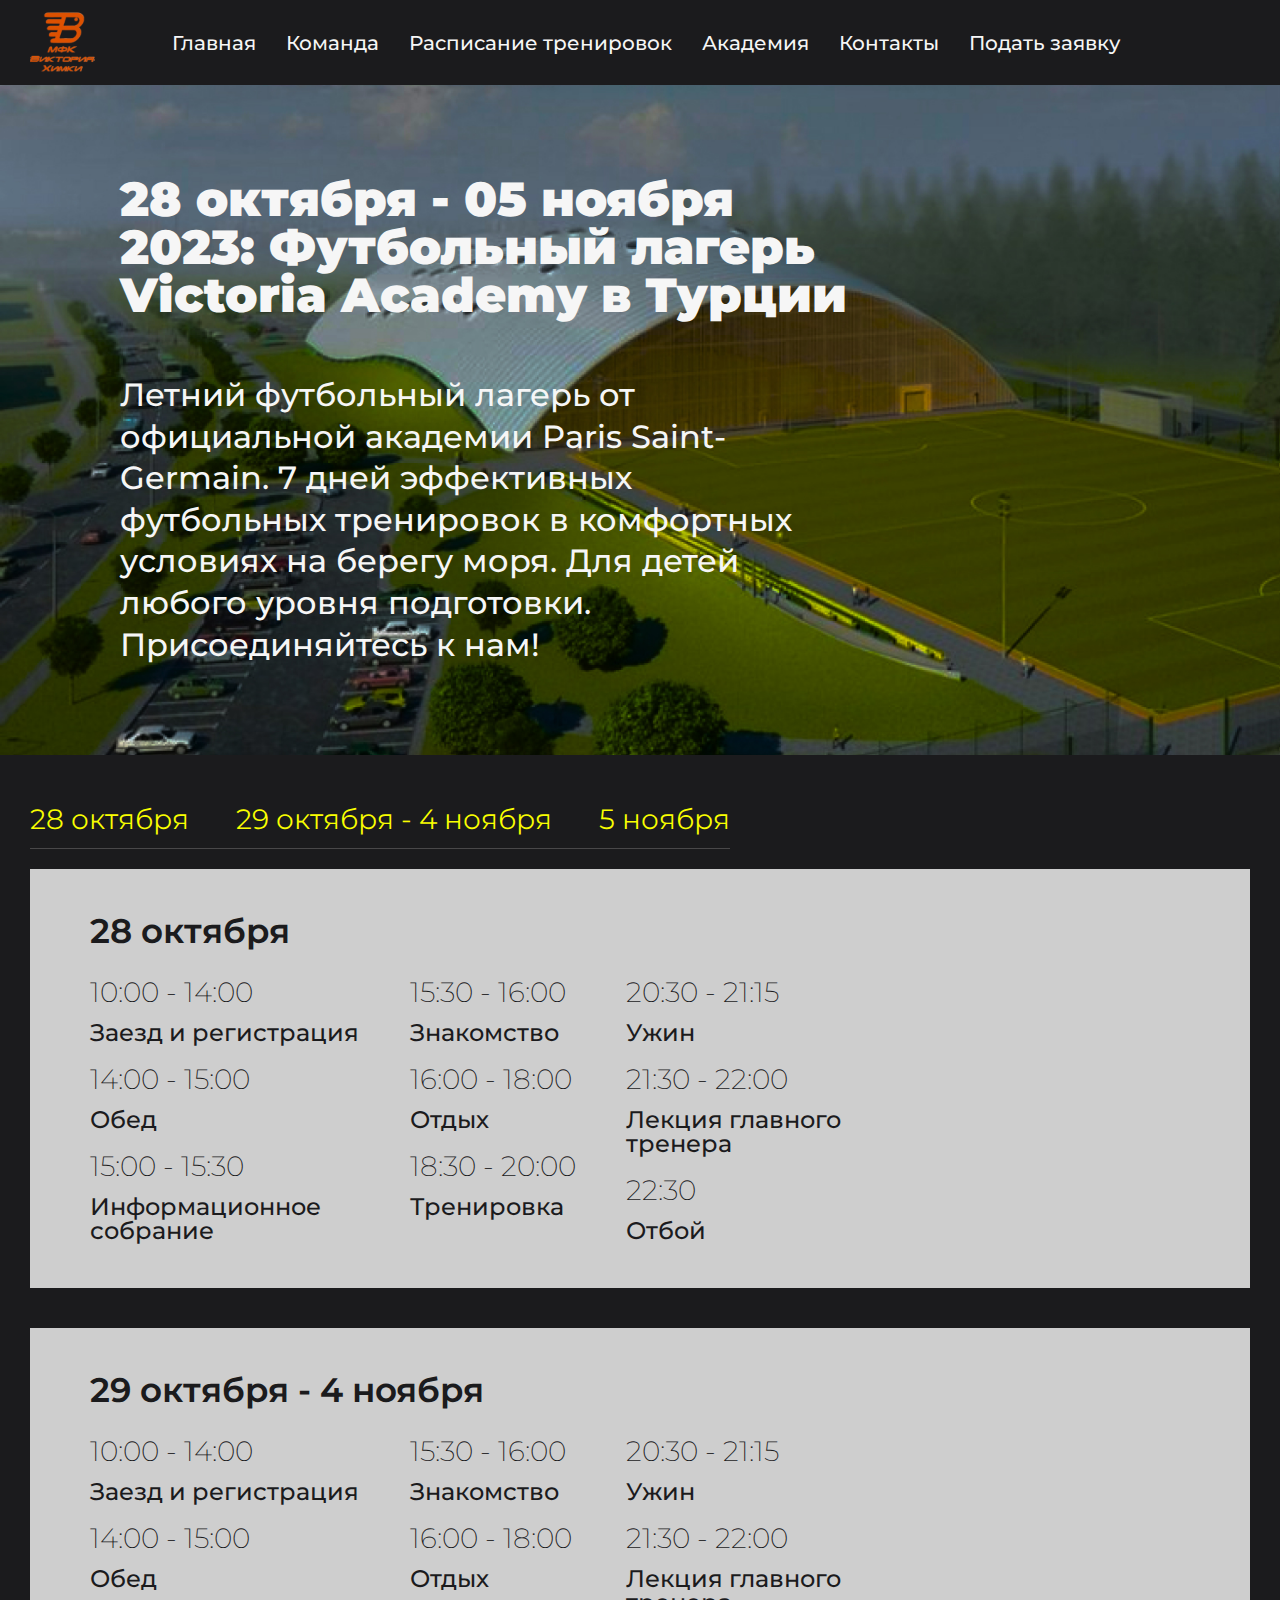
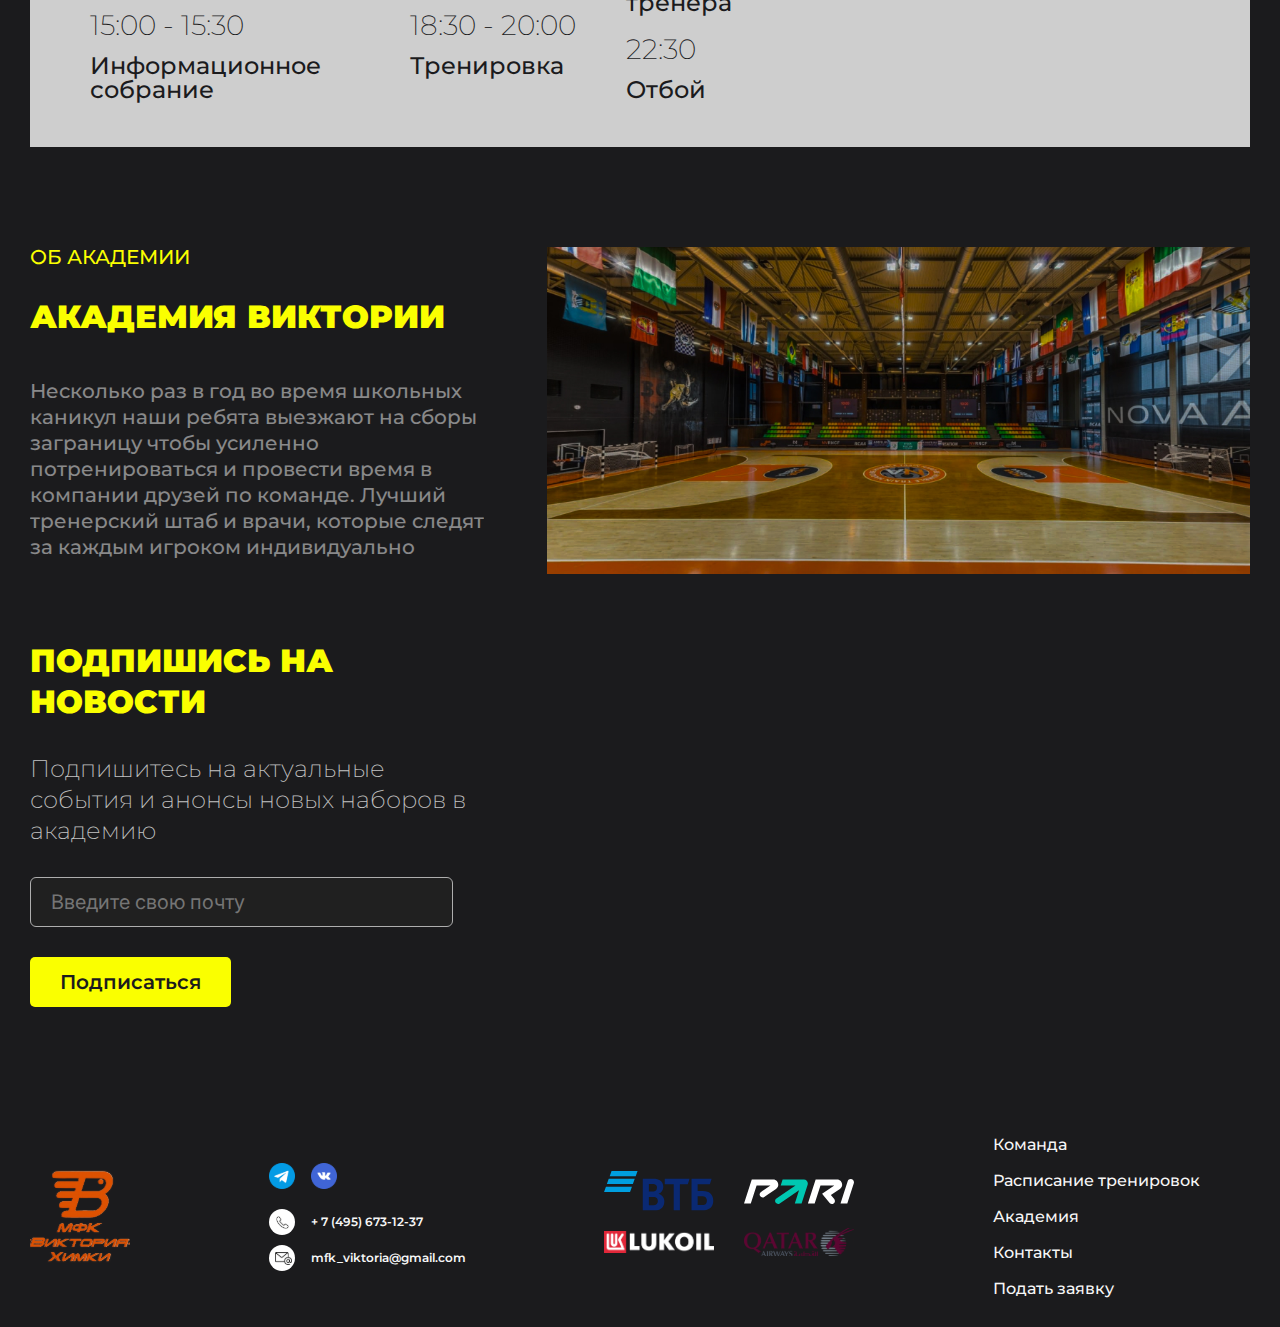
<file: pages/schedule.html>
<!DOCTYPE html>
<html lang="ru">

<head>
    <meta charset="UTF-8">
    <meta name="viewport" content="width=device-width, initial-scale=1.0">
    <title>Расписание</title>

    <link rel="stylesheet" href="../css/reset.css">
    <link rel="stylesheet" href="../css/main.css">
    <link rel="stylesheet" href="../css/header.css">
    <link rel="stylesheet" href="../css/footer.css">
    <link rel="stylesheet" href="../css/schedule.css">
    <link rel="stylesheet" href="../css/modal.css">

    <link rel="preconnect" href="https://fonts.googleapis.com">
    <link rel="preconnect" href="https://fonts.gstatic.com" crossorigin>
    <link rel="preconnect" href="https://fonts.googleapis.com">
    <link rel="preconnect" href="https://fonts.gstatic.com" crossorigin>
    <link
        href="https://fonts.googleapis.com/css2?family=Inter:wght@400;500&family=Montserrat:wght@200;300;500;600;700&display=swap"
        rel="stylesheet">
    <script defer src="../main.js"></script>
    <script defer src="../modal.js"></script>
    <script defer src='../modal_application.js'></script>
</head>

<body>
    <div class="wrapper">
        <header class="header">
            <div class="header__nav nav">
                <div class="container">
                    <div class="nav-inner">
                        <a href="../index.html" class="nav__logo logo"><img src="../img/logo.svg" alt="logo"></a>

                        <div class="nav__right-box">
                            <ul class="nav__list">
                                <li class="nav__item"><a href="../index.html" class="nav__link">Главная</a></li>
                                <li class="nav__item"><a href="./team.html" class="nav__link">Команда</a></li>
                                <li class="nav__item"><a href="./schedule.html" class="nav__link">Расписание
                                        тренировок</a></li>
                                <li class="nav__item"><a href="./academy.html" class="nav__link">Академия</a></li>
                                <li class="nav__item"><a href="./contacts.html" class="nav__link">Контакты</a>
                                <li class="nav__item"><a href="#" class="nav__link application__modal">Подать заявку</a>
                                </li>
                            </ul>
                        </div>

                        <!-- burger menu -->
                        <input type="checkbox" id="m1" class="hidden-menu-ticker">
                        <label class="btn-menu" for="m1">
                            <span class="first"></span>
                            <span class="second"></span>
                            <span class="third"></span>
                        </label>

                        <div class="hidden-menu">
                            <li class="nav__item"><a href="../index.html" class="nav__link">Главная</a></li>
                            <li class="nav__item"><a href="./team.html" class="nav__link">Команда</a></li>
                            <li class="nav__item"><a href="./schedule.html" class="nav__link">Расписание
                                    тренировок</a></li>
                            <li class="nav__item"><a href="./academy.html" class="nav__link">Академия</a></li>
                            <li class="nav__item"><a href="./contacts.html" class="nav__link">Контакты</a></li>
                            <li class="nav__item"><a href="#" class="nav__link application__modal">Подать заявку</a>
                        </div>
                    </div>

                    <div id="open-modal" class="modal-window application-window">
                        <div>
                            <a href="#" title="Close" class="application-modal-close">Закрыть</a>

                            <form class="modal__form m-form">
                                <h2 class="m-form__title">Заполните заявку</h2>

                                <label class="m-form__info">Заполните поле</label>
                                <input type="text" class="m-form__input" placeholder="Имя">

                                <label class="m-form__info">Заполните поле</label>
                                <input type="text" class="m-form__input" placeholder="Фамилия">

                                <label class="m-form__info">Заполните поле</label>
                                <input type="tel" class="m-form__input" placeholder="Телефон">

                                <label class="m-form__info">Заполните поле</label>
                                <input type="tel" class="m-form__input" placeholder="ФИО матери">

                                <label class="m-form__info">Заполните поле</label>
                                <input type="tel" class="m-form__input" placeholder="Телефон матери">

                                <label class="m-form__info">Заполните поле</label>
                                <input type="tel" class="m-form__input" placeholder="ФИО отца">

                                <label class="m-form__info">Заполните поле</label>
                                <input type="tel" class="m-form__input" placeholder="Телефон отца">

                                <label class="m-form__info">Заполните поле</label>
                                <input type="text" class="m-form__input" onfocus="(this.type='date')"
                                    placeholder="Дата рождения">

                                <label class="m-form__info">Заполните поле</label>
                                <input type="text" class="m-form__input" placeholder="Гражданство">
                                <label class="m-form__info">Заполните поле</label>
                                <input type="email" class="m-form__input" placeholder="Email">

                                <label class="m-form__info">Заполните поле</label>
                                <input type="text" class="m-form__input" placeholder="Футбольная школа">

                                <label class="m-form__info">Заполните поле</label>
                                <input type="text" class="m-form__input" placeholder="Стаж занятий в футбольных школах">

                                <label class="m-form__info">Заполните поле</label>
                                <select name="amplua" class="m-form__input">
                                    <option value="" selected disabled>Амплуа</option>
                                    <option value="Нападающий">Нападающий</option>
                                    <option value="Полузащитник">Полузащитник</option>
                                    <option value="Защитник">Защитник</option>
                                    <option value="Вратарь">Вратарь</option>
                                    <!-- Добавьте другие амплуа по необходимости -->
                                </select>

                                <label class="m-form__info">Заполните поле</label>
                                <input type="text" class="m-form__input" placeholder="Рост">

                                <label class="m-form__info">Заполните поле</label>
                                <input type="text" class="m-form__input" placeholder="Вес">

                                <a href="#" class="m-form__button">Отправить</a>
                            </form>
                        </div>
                    </div>

                    <div id="open-modal" class="modal-window application-submit-window">
                        <div>
                            <a href="#" title="Close" class="application-modal-close">Закрыть</a>

                            <div class="modal__text application-text">Спасибо за заявку!</div>
                        </div>
                    </div>
                </div>
            </div>
        </header>

        <main class="main">
            <section class="main__sc-heading sc-heading">
                <div class="container">
                    <div class="sc-heading-inner">
                        <h2 class="sc-heading__title">28 октября - 05 ноября <br> 2023: Футбольный лагерь Victoria
                            Academy в
                            Турции</h2>
                        <p class="sc-heading__subtitle">Летний футбольный лагерь от официальной академии Paris
                            Saint-Germain. 7 дней эффективных футбольных тренировок в комфортных условиях на берегу
                            моря.
                            Для детей любого уровня подготовки. Присоединяйтесь к нам!</p>
                    </div>
                </div>
            </section>

            <section class="main__sc-cards sc-cards">
                <div class="container">
                    <div class="sc-cards-inner">
                        <div class="sc-cards-dates">
                            <p class="sc-cards__date">28 октября</p>
                            <p class="sc-cards__date">29 октября - 4 ноября</p>
                            <p class="sc-cards__date">5 ноября</p>
                        </div>

                        <div class="sc-cards__blocks">
                            <div class="sc-cards__block block">
                                <h3 class="block-title">28 октября</h3>

                                <div class="block-wrapper">
                                    <div class="block__row">
                                        <div class="block__item">
                                            <h4 class="block__title">10:00 - 14:00</h4>
                                            <p class="block__desc">Заезд и регистрация</p>
                                        </div>

                                        <div class="block__item">
                                            <h4 class="block__title">14:00 - 15:00</h4>
                                            <p class="block__desc">Обед</p>
                                        </div>

                                        <div class="block__item">
                                            <h4 class="block__title">15:00 - 15:30</h4>
                                            <p class="block__desc">Информационное собрание</p>
                                        </div>
                                    </div>

                                    <div class="block__row">
                                        <div class="block__item">
                                            <h4 class="block__title">15:30 - 16:00</h4>
                                            <p class="block__desc">Знакомство</p>
                                        </div>

                                        <div class="block__item">
                                            <h4 class="block__title">16:00 - 18:00</h4>
                                            <p class="block__desc">Отдых</p>
                                        </div>

                                        <div class="block__item">
                                            <h4 class="block__title">18:30 - 20:00</h4>
                                            <p class="block__desc">Тренировка</p>
                                        </div>
                                    </div>

                                    <div class="block__row">
                                        <div class="block__item">
                                            <h4 class="block__title">20:30 - 21:15</h4>
                                            <p class="block__desc">Ужин</p>
                                        </div>

                                        <div class="block__item">
                                            <h4 class="block__title">21:30 - 22:00</h4>
                                            <p class="block__desc">Лекция главного тренера</p>
                                        </div>

                                        <div class="block__item">
                                            <h4 class="block__title">22:30</h4>
                                            <p class="block__desc">Отбой</p>
                                        </div>
                                    </div>
                                </div>
                            </div>

                            <div class="sc-cards__block block">
                                <h3 class="block-title">29 октября - 4 ноября</h3>

                                <div class="block-wrapper">
                                    <div class="block__row">
                                        <div class="block__item">
                                            <h4 class="block__title">10:00 - 14:00</h4>
                                            <p class="block__desc">Заезд и регистрация</p>
                                        </div>

                                        <div class="block__item">
                                            <h4 class="block__title">14:00 - 15:00</h4>
                                            <p class="block__desc">Обед</p>
                                        </div>

                                        <div class="block__item">
                                            <h4 class="block__title">15:00 - 15:30</h4>
                                            <p class="block__desc">Информационное собрание</p>
                                        </div>
                                    </div>

                                    <div class="block__row">
                                        <div class="block__item">
                                            <h4 class="block__title">15:30 - 16:00</h4>
                                            <p class="block__desc">Знакомство</p>
                                        </div>

                                        <div class="block__item">
                                            <h4 class="block__title">16:00 - 18:00</h4>
                                            <p class="block__desc">Отдых</p>
                                        </div>

                                        <div class="block__item">
                                            <h4 class="block__title">18:30 - 20:00</h4>
                                            <p class="block__desc">Тренировка</p>
                                        </div>
                                    </div>

                                    <div class="block__row">
                                        <div class="block__item">
                                            <h4 class="block__title">20:30 - 21:15</h4>
                                            <p class="block__desc">Ужин</p>
                                        </div>

                                        <div class="block__item">
                                            <h4 class="block__title">21:30 - 22:00</h4>
                                            <p class="block__desc">Лекция главного тренера</p>
                                        </div>

                                        <div class="block__item">
                                            <h4 class="block__title">22:30</h4>
                                            <p class="block__desc">Отбой</p>
                                        </div>
                                    </div>
                                </div>
                            </div>
                        </div>
                    </div>
                </div>
            </section>

            <section class="main__sc-about sc-about">
                <div class="container">
                    <div class="sc-about-inner">
                        <div class="sc-about__content">
                            <p class="sc-about__subtitle">ОБ АКАДЕМИИ</p>
                            <h2 class="sc-about__title">АКАДЕМИЯ ВИКТОРИИ</h2>

                            <p class="sc-about__desc">Несколько раз в год во время школьных каникул наши ребята выезжают
                                на сборы заграницу чтобы усиленно потренироваться и провести время в компании друзей по
                                команде. Лучший тренерский штаб и врачи, которые следят за каждым игроком индивидуально
                            </p>

                            <div class="sc-about__subscribe">
                                <h2 class="sc-about-subscribe-title">ПОДПИШИСЬ НА НОВОСТИ</h2>
                                <p class="sc-about-subscribe-subtitle">Подпишитесь на актуальные события и анонсы новых
                                    наборов в академию
                                </p>

                                <form class="sc-about-form form">
                                    <input type="email" class="form__input" placeholder="Введите свою почту">

                                    <a href="#" class="form__button">Подписаться</a>
                                </form>

                                <div id="open-modal-subscribe" class="modal-window">
                                    <div>
                                        <a href="#" title="Close" class="modal-close-subscribe">Закрыть</a>

                                        <div class="modal__text-subscribe">Вы успешно подписались на обновления!</div>
                                    </div>
                                </div>
                            </div>
                        </div>

                        <div class="sc-about__right-box">
                            <img src="../img/schedule/2.jpg" alt="команда">
                        </div>

                    </div>
                </div>
            </section>
    </div>
    </main>

    <footer class="footer">
        <div class="container">
            <div class="footer-inner">
                <a href="#" class="footer__logo logo"><img src="../img/logo.svg" alt="logo"></a>

                <div class="footer__middle-box">
                    <div class="footer__top-line">
                        <a href="#"><img src="../img/icons/tg.svg" alt="tg"></a>
                        <a href="#"><img src="../img/icons/vk.svg" alt="vk"></a>
                    </div>

                    <div class="footer-wrapper">
                        <div class="footer__middle-line">
                            <img src="../img/icons/phone.svg" alt="phone">
                            <p>+ 7 (495) 673-12-37</p>
                        </div>

                        <div class="footer__bottom-line">
                            <img src="../img/icons/mail.svg" alt="mail">
                            <p>mfk_viktoria@gmail.com</p>
                        </div>
                    </div>
                </div>

                <div class="footer-sponsors-wrapper">
                    <img src="../img/contacts/vtb.svg" alt="vtb" class="footer__card">
                    <img src="../img/contacts/pari.svg" alt="paro" class="footer__card">
                    <img src="../img/contacts/lukoil.svg" alt="lukoil" class="footer__card">
                    <img src="../img/contacts/qatar.svg" alt="qatar" class="footer__card">
                </div>

                <div class="footer__right-box">
                    <nav class="footer__nav">
                        <ul class="footer__list">
                            <li class="footer__item"><a href="./team.html" class="footer__link">Команда</a></li>
                            <li class="footer__item"><a href="./schedule.html" class="footer__link">Расписание
                                    тренировок</a></li>
                            <li class="footer__item"><a href="./academy.html" class="footer__link">Академия</a></li>
                            <li class="footer__item"><a href="./contacts.html" class="footer__link">Контакты</a>
                            </li>
                            <li class="footer__item"><a href="#" class="footer__link application__modal">Подать
                                    заявку</a>
                        </ul>
                    </nav>
                </div>
            </div>
        </div>
    </footer>
    </div>
</body>

</html>
</file>
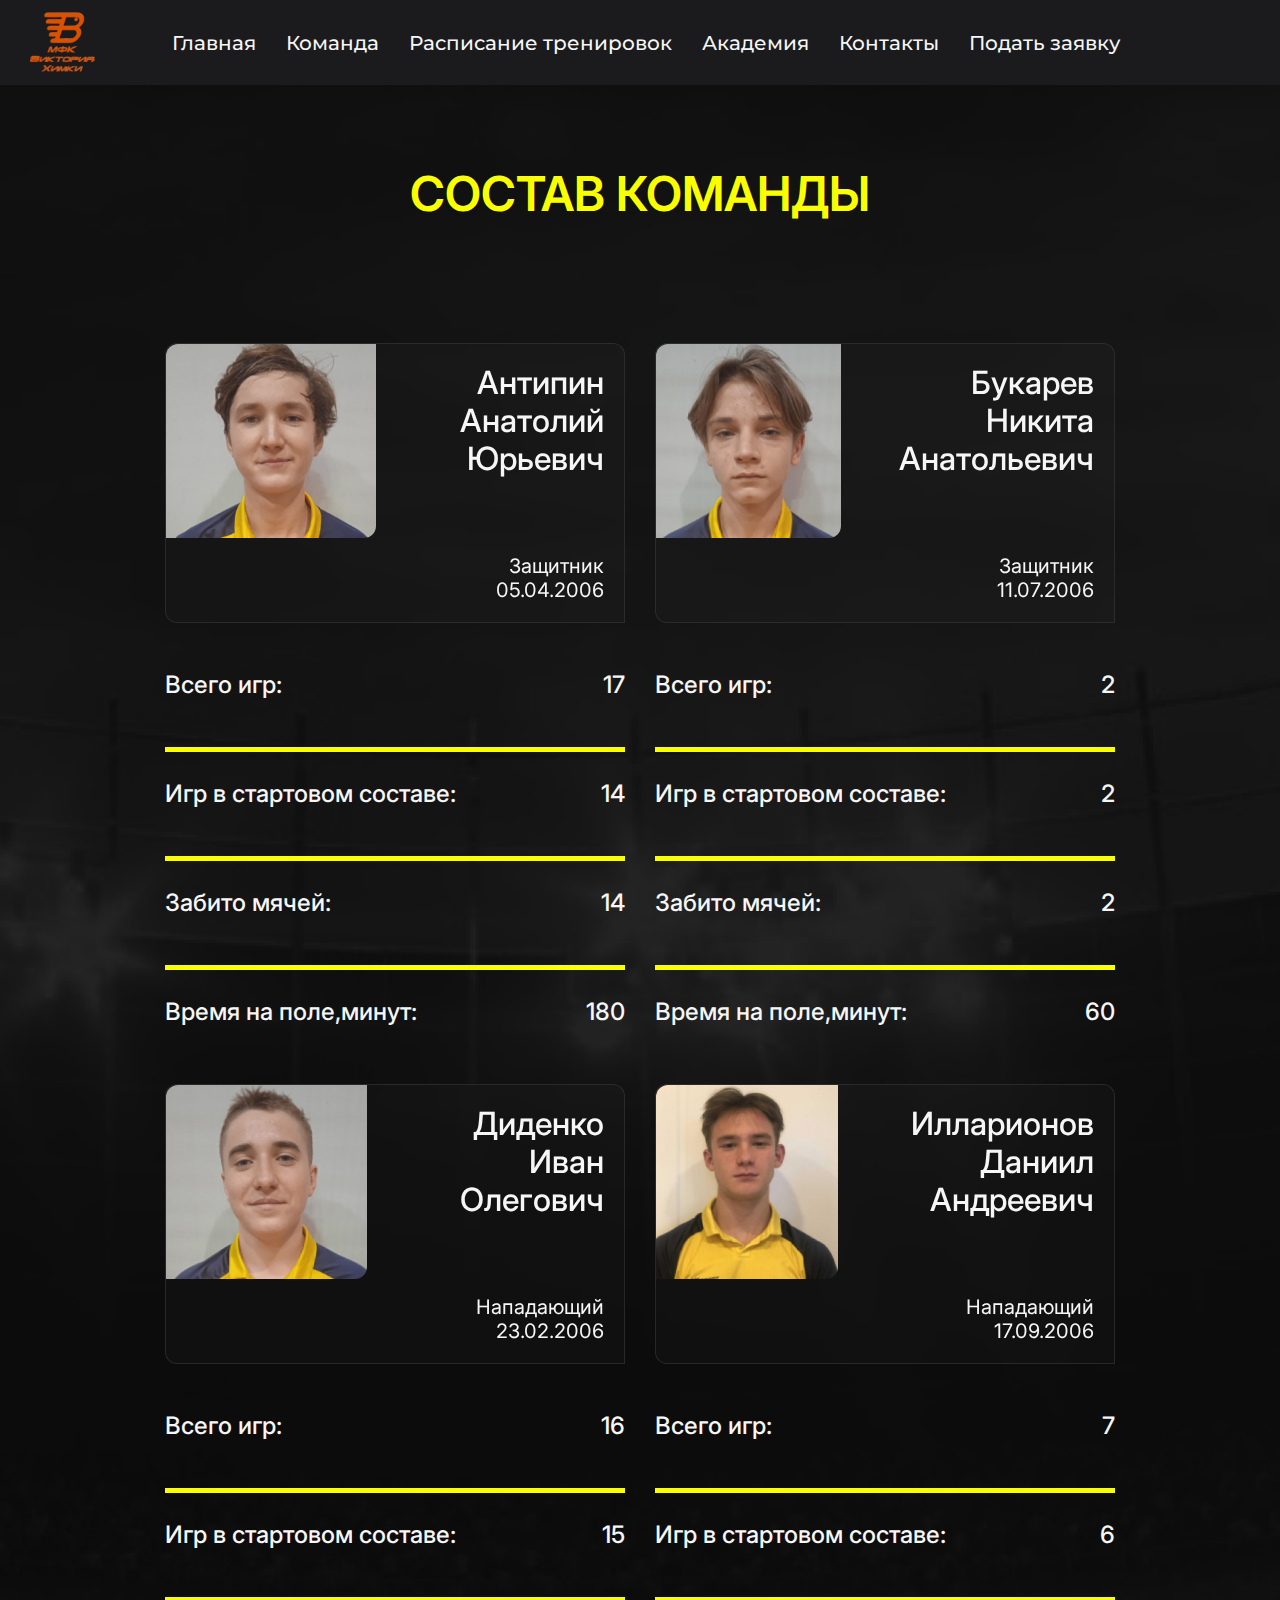
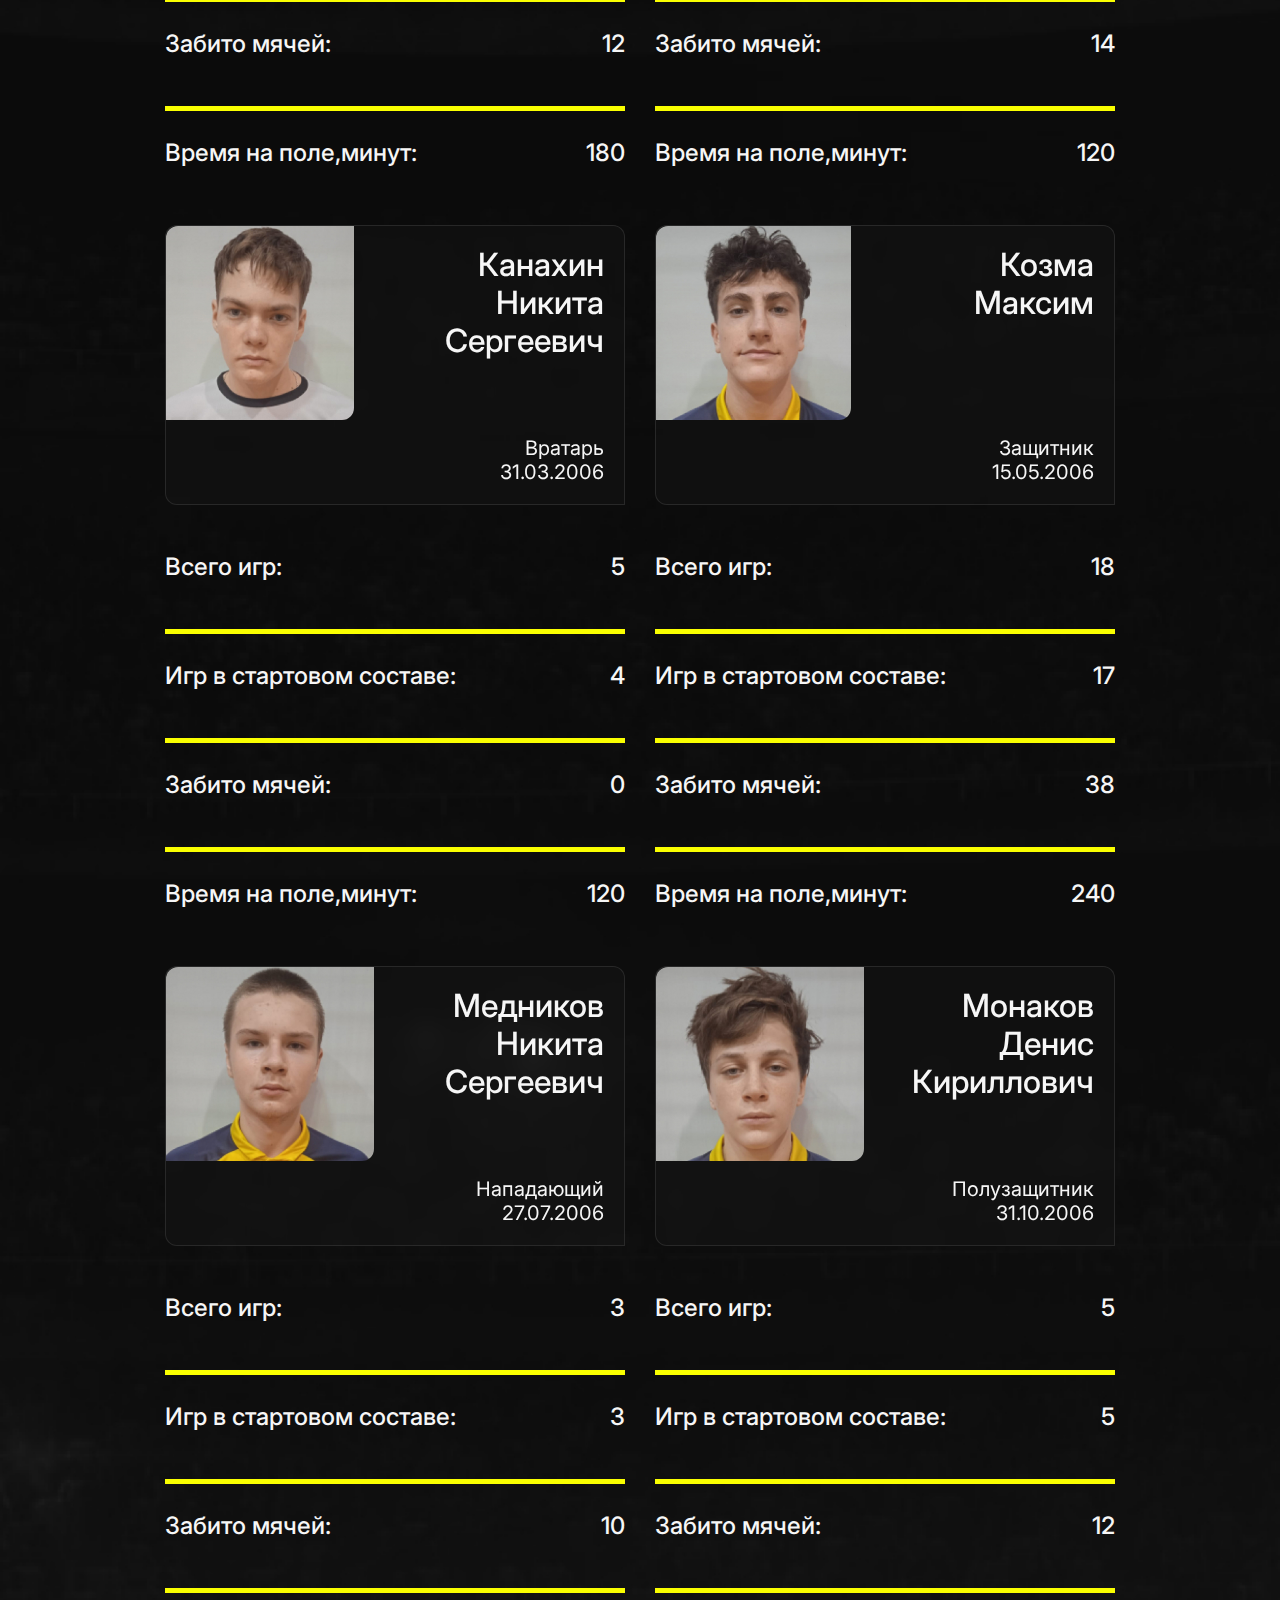
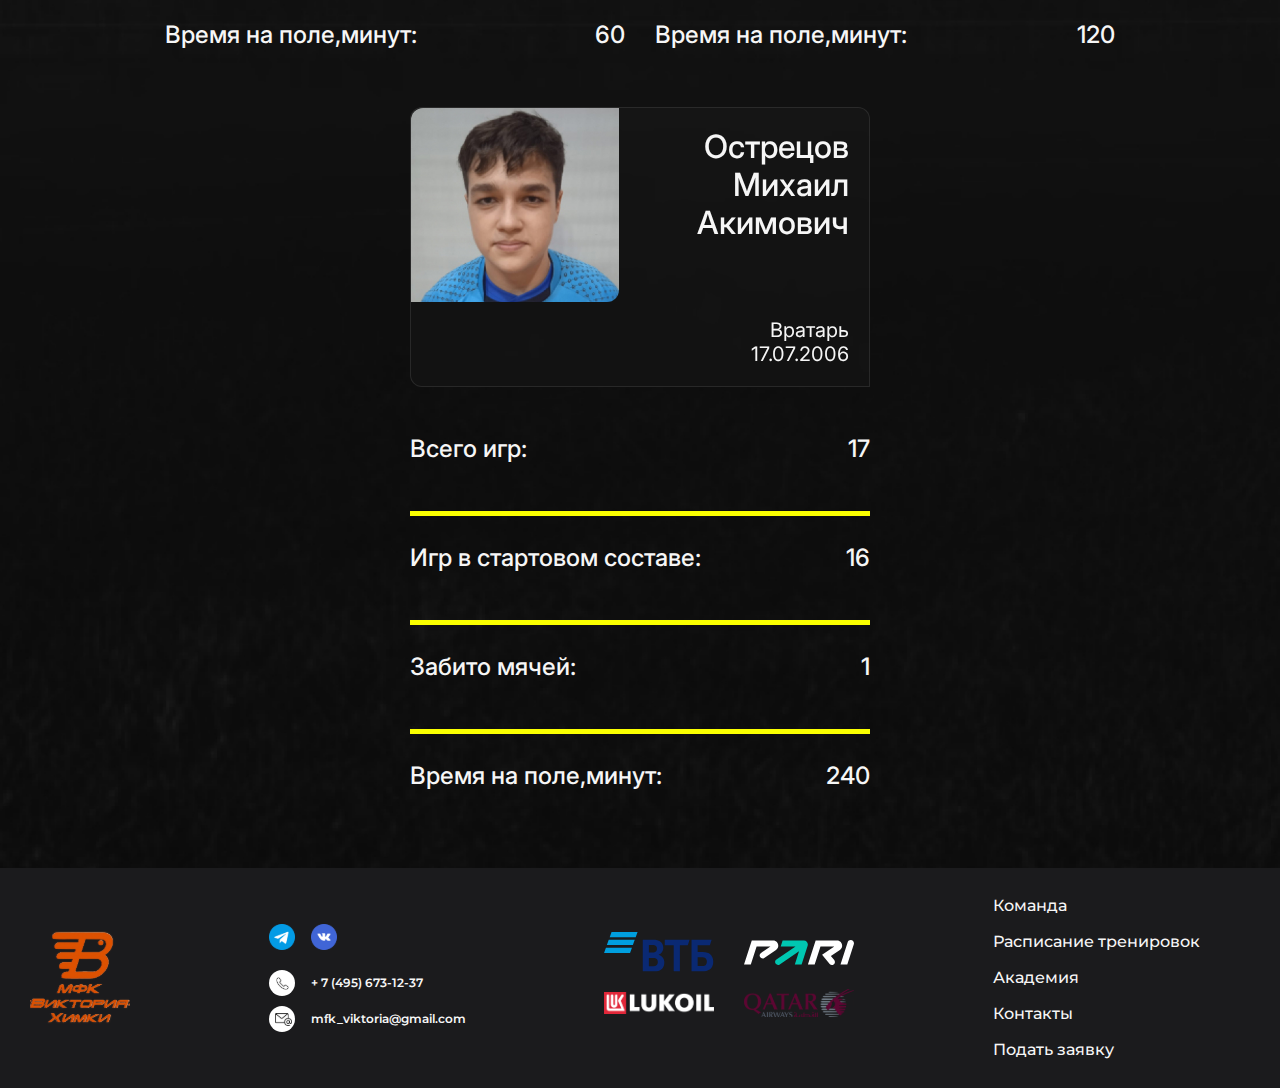
<file: pages/team.html>
<!DOCTYPE html>
<html lang="ru">

<head>
    <meta charset="UTF-8">
    <meta name="viewport" content="width=device-width, initial-scale=1.0">
    <title>Команда</title>

    <link rel="stylesheet" href="../css/reset.css">
    <link rel="stylesheet" href="../css/main.css">
    <link rel="stylesheet" href="../css/header.css">
    <link rel="stylesheet" href="../css/footer.css">
    <link rel="stylesheet" href="../css/team.css">
    <link rel="stylesheet" href="../css/modal.css">

    <link rel="preconnect" href="https://fonts.googleapis.com">
    <link rel="preconnect" href="https://fonts.gstatic.com" crossorigin>
    <link rel="preconnect" href="https://fonts.googleapis.com">
    <link rel="preconnect" href="https://fonts.gstatic.com" crossorigin>
    <link
        href="https://fonts.googleapis.com/css2?family=Inter:wght@400;500&family=Montserrat:wght@200;300;500;600;700&display=swap"
        rel="stylesheet">
    <script defer src="../main.js"></script>
    <script defer src='../modal_application.js'></script>
</head>

<body>
    <div class="wrapper">
        <header class="header">
            <div class="header__nav nav">
                <div class="container">
                    <div class="nav-inner">
                        <a href="../index.html" class="nav__logo logo"><img src="../img/logo.svg" alt="logo"></a>

                        <div class="nav__right-box">
                            <ul class="nav__list">
                                <li class="nav__item"><a href="../index.html" class="nav__link">Главная</a></li>
                                <li class="nav__item"><a href="./team.html" class="nav__link">Команда</a></li>
                                <li class="nav__item"><a href="./schedule.html" class="nav__link">Расписание
                                        тренировок</a></li>
                                <li class="nav__item"><a href="./academy.html" class="nav__link">Академия</a></li>
                                <li class="nav__item"><a href="./contacts.html" class="nav__link">Контакты</a>
                                <li class="nav__item"><a href="#" class="nav__link application__modal">Подать заявку</a>
                                </li>
                            </ul>
                        </div>

                        <!-- burger menu -->
                        <input type="checkbox" id="m1" class="hidden-menu-ticker">
                        <label class="btn-menu" for="m1">
                            <span class="first"></span>
                            <span class="second"></span>
                            <span class="third"></span>
                        </label>

                        <div class="hidden-menu">
                            <li class="nav__item"><a href="../index.html" class="nav__link">Главная</a></li>
                            <li class="nav__item"><a href="./team.html" class="nav__link">Команда</a></li>
                            <li class="nav__item"><a href="./schedule.html" class="nav__link">Расписание
                                    тренировок</a></li>
                            <li class="nav__item"><a href="./academy.html" class="nav__link">Академия</a></li>
                            <li class="nav__item"><a href="./contacts.html" class="nav__link">Контакты</a></li>
                            <li class="nav__item"><a href="#" class="nav__link application__modal">Подать заявку</a>
                        </div>
                    </div>

                    <div id="open-modal" class="modal-window application-window">
                        <div>
                            <a href="#" title="Close" class="application-modal-close">Закрыть</a>

                            <form class="modal__form m-form">
                                <h2 class="m-form__title">Заполните заявку</h2>

                                <label class="m-form__info">Заполните поле</label>
                                <input type="text" class="m-form__input" placeholder="Имя">

                                <label class="m-form__info">Заполните поле</label>
                                <input type="text" class="m-form__input" placeholder="Фамилия">

                                <label class="m-form__info">Заполните поле</label>
                                <input type="tel" class="m-form__input" placeholder="Телефон">

                                <label class="m-form__info">Заполните поле</label>
                                <input type="tel" class="m-form__input" placeholder="ФИО матери">

                                <label class="m-form__info">Заполните поле</label>
                                <input type="tel" class="m-form__input" placeholder="Телефон матери">

                                <label class="m-form__info">Заполните поле</label>
                                <input type="tel" class="m-form__input" placeholder="ФИО отца">

                                <label class="m-form__info">Заполните поле</label>
                                <input type="tel" class="m-form__input" placeholder="Телефон отца">

                                <label class="m-form__info">Заполните поле</label>
                                <input type="text" class="m-form__input" onfocus="(this.type='date')"
                                    placeholder="Дата рождения">

                                <label class="m-form__info">Заполните поле</label>
                                <input type="text" class="m-form__input" placeholder="Гражданство">
                                <label class="m-form__info">Заполните поле</label>
                                <input type="email" class="m-form__input" placeholder="Email">

                                <label class="m-form__info">Заполните поле</label>
                                <input type="text" class="m-form__input" placeholder="Футбольная школа">

                                <label class="m-form__info">Заполните поле</label>
                                <input type="text" class="m-form__input" placeholder="Стаж занятий в футбольных школах">

                                <label class="m-form__info">Заполните поле</label>
                                <select name="amplua" class="m-form__input">
                                    <option value="" selected disabled>Амплуа</option>
                                    <option value="Нападающий">Нападающий</option>
                                    <option value="Полузащитник">Полузащитник</option>
                                    <option value="Защитник">Защитник</option>
                                    <option value="Вратарь">Вратарь</option>
                                    <!-- Добавьте другие амплуа по необходимости -->
                                </select>

                                <label class="m-form__info">Заполните поле</label>
                                <input type="text" class="m-form__input" placeholder="Рост">

                                <label class="m-form__info">Заполните поле</label>
                                <input type="text" class="m-form__input" placeholder="Вес">

                                <a href="#" class="m-form__button">Отправить</a>
                            </form>
                        </div>
                    </div>

                    <div id="open-modal" class="modal-window application-submit-window">
                        <div>
                            <a href="#" title="Close" class="application-modal-close">Закрыть</a>

                            <div class="modal__text application-text">Спасибо за заявку!</div>
                        </div>
                    </div>
                </div>
            </div>
        </header>

        <main class="main">
            <section class="main__team team">
                <div class="container">
                    <div class="team-inner">
                        <h2 class="team__heading">СОСТАВ КОМАНДЫ</h2>

                        <div class="team__cards">
                            <!-- 1 -->
                            <div class="team__card card">
                                <div class="card__bio">
                                    <img src="../img/team/1.jpg" alt="фото" class="card__img">

                                    <h3 class="card__name">Антипин<br>
                                        Анатолий<br>
                                        Юрьевич<br></h3>
                                    <p class="card__date">Защитник <br>
                                        05.04.2006</p>
                                </div>

                                <div class="card__info">
                                    <h3 class="card__info-title">Всего игр:</h3>
                                    <p class="card__info-count">17</p>
                                </div>

                                <div class="card__info">
                                    <h3 class="card__info-title">Игр в стартовом составе:</h3>
                                    <p class="card__info-count">14</p>
                                </div>

                                <div class="card__info">
                                    <h3 class="card__info-title">Забито мячей:</h3>
                                    <p class="card__info-count">14</p>
                                </div>

                                <div class="card__info">
                                    <h3 class="card__info-title">Время на поле,минут:</h3>
                                    <p class="card__info-count">180</p>
                                </div>
                            </div>


                            <!-- 2 -->
                            <div class="team__card card">
                                <div class="card__bio">
                                    <img src="../img/team/2.jpg" alt="фото" class="card__img">

                                    <h3 class="card__name">Букарев<br>
                                        Никита<br>
                                        Анатольевич<br></h3>
                                    <p class="card__date">Защитник<br>
                                        11.07.2006</p>
                                </div>

                                <div class="card__info">
                                    <h3 class="card__info-title">Всего игр:</h3>
                                    <p class="card__info-count">2</p>
                                </div>

                                <div class="card__info">
                                    <h3 class="card__info-title">Игр в стартовом составе:</h3>
                                    <p class="card__info-count">2</p>
                                </div>

                                <div class="card__info">
                                    <h3 class="card__info-title">Забито мячей:</h3>
                                    <p class="card__info-count">2</p>
                                </div>

                                <div class="card__info">
                                    <h3 class="card__info-title">Время на поле,минут:</h3>
                                    <p class="card__info-count">60</p>
                                </div>
                            </div>


                            <!-- 3 -->
                            <div class="team__card card">
                                <div class="card__bio">
                                    <img src="../img/team/3.jpg" alt="фото" class="card__img">

                                    <h3 class="card__name">Диденко<br>
                                        Иван<br>
                                        Олегович<br></h3>
                                    <p class="card__date">Нападающий<br>
                                        23.02.2006</p>
                                </div>

                                <div class="card__info">
                                    <h3 class="card__info-title">Всего игр:</h3>
                                    <p class="card__info-count">16</p>
                                </div>

                                <div class="card__info">
                                    <h3 class="card__info-title">Игр в стартовом составе:</h3>
                                    <p class="card__info-count">15</p>
                                </div>

                                <div class="card__info">
                                    <h3 class="card__info-title">Забито мячей:</h3>
                                    <p class="card__info-count">12</p>
                                </div>

                                <div class="card__info">
                                    <h3 class="card__info-title">Время на поле,минут:</h3>
                                    <p class="card__info-count">180</p>
                                </div>
                            </div>


                            <!-- 4 -->
                            <div class="team__card card">
                                <div class="card__bio">
                                    <img src="../img/team/4.jpg" alt="фото" class="card__img">

                                    <h3 class="card__name">Илларионов<br>
                                        Даниил<br>
                                        Андреевич<br></h3>
                                    <p class="card__date">Нападающий<br>
                                        17.09.2006</p>
                                </div>

                                <div class="card__info">
                                    <h3 class="card__info-title">Всего игр:</h3>
                                    <p class="card__info-count">7</p>
                                </div>

                                <div class="card__info">
                                    <h3 class="card__info-title">Игр в стартовом составе:</h3>
                                    <p class="card__info-count">6</p>
                                </div>

                                <div class="card__info">
                                    <h3 class="card__info-title">Забито мячей:</h3>
                                    <p class="card__info-count">14</p>
                                </div>

                                <div class="card__info">
                                    <h3 class="card__info-title">Время на поле,минут:</h3>
                                    <p class="card__info-count">120</p>
                                </div>
                            </div>


                            <!-- 5 -->
                            <div class="team__card card">
                                <div class="card__bio">
                                    <img src="../img/team/5.jpg" alt="фото" class="card__img">

                                    <h3 class="card__name">Канахин<br>
                                        Никита<br>
                                        Сергеевич<br></h3>
                                    <p class="card__date">Вратарь<br>
                                        31.03.2006</p>
                                </div>

                                <div class="card__info">
                                    <h3 class="card__info-title">Всего игр:</h3>
                                    <p class="card__info-count">5</p>
                                </div>

                                <div class="card__info">
                                    <h3 class="card__info-title">Игр в стартовом составе:</h3>
                                    <p class="card__info-count">4</p>
                                </div>

                                <div class="card__info">
                                    <h3 class="card__info-title">Забито мячей:</h3>
                                    <p class="card__info-count">0</p>
                                </div>

                                <div class="card__info">
                                    <h3 class="card__info-title">Время на поле,минут:</h3>
                                    <p class="card__info-count">120</p>
                                </div>
                            </div>


                            <!-- 6 -->
                            <div class="team__card card">
                                <div class="card__bio">
                                    <img src="../img/team/6.jpg" alt="фото" class="card__img">

                                    <h3 class="card__name">Козма<br>
                                        Максим<br>
                                    </h3>
                                    <p class="card__date">Защитник<br>
                                        15.05.2006</p>
                                </div>

                                <div class="card__info">
                                    <h3 class="card__info-title">Всего игр:</h3>
                                    <p class="card__info-count">18</p>
                                </div>

                                <div class="card__info">
                                    <h3 class="card__info-title">Игр в стартовом составе:</h3>
                                    <p class="card__info-count">17</p>
                                </div>

                                <div class="card__info">
                                    <h3 class="card__info-title">Забито мячей:</h3>
                                    <p class="card__info-count">38</p>
                                </div>

                                <div class="card__info">
                                    <h3 class="card__info-title">Время на поле,минут:</h3>
                                    <p class="card__info-count">240</p>
                                </div>
                            </div>


                            <!-- 7 -->
                            <div class="team__card card">
                                <div class="card__bio">
                                    <img src="../img/team/7.jpg" alt="фото" class="card__img">

                                    <h3 class="card__name">Медников<br>
                                        Никита<br>
                                        Сергеевич<br></h3>
                                    <p class="card__date">
                                        Нападающий<br>
                                        27.07.2006</p>
                                </div>

                                <div class="card__info">
                                    <h3 class="card__info-title">Всего игр:</h3>
                                    <p class="card__info-count">3</p>
                                </div>

                                <div class="card__info">
                                    <h3 class="card__info-title">Игр в стартовом составе:</h3>
                                    <p class="card__info-count">3</p>
                                </div>

                                <div class="card__info">
                                    <h3 class="card__info-title">Забито мячей:</h3>
                                    <p class="card__info-count">10</p>
                                </div>

                                <div class="card__info">
                                    <h3 class="card__info-title">Время на поле,минут:</h3>
                                    <p class="card__info-count">60</p>
                                </div>
                            </div>


                            <!-- 8 -->
                            <div class="team__card card">
                                <div class="card__bio">
                                    <img src="../img/team/8.jpg" alt="фото" class="card__img">

                                    <h3 class="card__name">Монаков<br>
                                        Денис<br>
                                        Кириллович<br></h3>
                                    <p class="card__date">
                                        Полузащитник<br>
                                        31.10.2006</p>
                                </div>

                                <div class="card__info">
                                    <h3 class="card__info-title">Всего игр:</h3>
                                    <p class="card__info-count">5</p>
                                </div>

                                <div class="card__info">
                                    <h3 class="card__info-title">Игр в стартовом составе:</h3>
                                    <p class="card__info-count">5</p>
                                </div>

                                <div class="card__info">
                                    <h3 class="card__info-title">Забито мячей:</h3>
                                    <p class="card__info-count">12</p>
                                </div>

                                <div class="card__info">
                                    <h3 class="card__info-title">Время на поле,минут:</h3>
                                    <p class="card__info-count">120</p>
                                </div>
                            </div>


                            <!-- 9 -->
                            <div class="team__card card">
                                <div class="card__bio">
                                    <img src="../img/team/9.jpg" alt="фото" class="card__img">

                                    <h3 class="card__name">Острецов<br>
                                        Михаил<br>
                                        Акимович<br></h3>
                                    <p class="card__date">
                                        Вратарь<br>
                                        17.07.2006</p>
                                </div>

                                <div class="card__info">
                                    <h3 class="card__info-title">Всего игр:</h3>
                                    <p class="card__info-count">17</p>
                                </div>

                                <div class="card__info">
                                    <h3 class="card__info-title">Игр в стартовом составе:</h3>
                                    <p class="card__info-count">16</p>
                                </div>

                                <div class="card__info">
                                    <h3 class="card__info-title">Забито мячей:</h3>
                                    <p class="card__info-count">1</p>
                                </div>

                                <div class="card__info">
                                    <h3 class="card__info-title">Время на поле,минут:</h3>
                                    <p class="card__info-count">240</p>
                                </div>
                            </div>
                        </div>
                    </div>
                </div>
            </section>
        </main>

        <footer class="footer">
            <div class="container">
                <div class="footer-inner">
                    <a href="#" class="footer__logo logo"><img src="../img/logo.svg" alt="logo"></a>

                    <div class="footer__middle-box">
                        <div class="footer__top-line">
                            <a href="#"><img src="../img/icons/tg.svg" alt="tg"></a>
                            <a href="#"><img src="../img/icons/vk.svg" alt="vk"></a>
                        </div>

                        <div class="footer-wrapper">
                            <div class="footer__middle-line">
                                <img src="../img/icons/phone.svg" alt="phone">
                                <p>+ 7 (495) 673-12-37</p>
                            </div>

                            <div class="footer__bottom-line">
                                <img src="../img/icons/mail.svg" alt="mail">
                                <p>mfk_viktoria@gmail.com</p>
                            </div>
                        </div>
                    </div>

                    <div class="footer-sponsors-wrapper">
                        <img src="../img/contacts/vtb.svg" alt="vtb" class="footer__card">
                        <img src="../img/contacts/pari.svg" alt="paro" class="footer__card">
                        <img src="../img/contacts/lukoil.svg" alt="lukoil" class="footer__card">
                        <img src="../img/contacts/qatar.svg" alt="qatar" class="footer__card">
                    </div>

                    <div class="footer__right-box">
                        <nav class="footer__nav">
                            <ul class="footer__list">
                                <li class="footer__item"><a href="./team.html" class="footer__link">Команда</a></li>
                                <li class="footer__item"><a href="./schedule.html" class="footer__link">Расписание
                                        тренировок</a></li>
                                <li class="footer__item"><a href="./academy.html" class="footer__link">Академия</a></li>
                                <li class="footer__item"><a href="./contacts.html" class="footer__link">Контакты</a>
                                </li>
                                <li class="footer__item"><a href="#" class="footer__link application__modal">Подать
                                        заявку</a>
                            </ul>
                        </nav>
                    </div>
                </div>
            </div>
        </footer>
    </div>
</body>

</html>
</file>
<file: css/main.css>
body {
    font-family: "Inter", sans-serif;
    font-weight: normal;
    background-color: var(--black);
    color: var(--white);
}

.wrapper {
    min-height: 100%;
    width: 100%;
    overflow: hidden;
}

:root {
    --black: #1b1b1d;
    --white: #f6f6f6;
    --yellow: #FAFF00;
}

.container {
    max-width: 1500px;
    padding: 0 30px;
    margin: 0 auto;
}

.body--no-scroll {
    overflow: hidden;
}

/* form */

.form {
    display: flex;
    gap: 35px;
    /* flex-wrap: wrap; */
}

.form__input {
    width: 423px;
    height: 50px;
    border-radius: 6px;
    border: 1px solid #AEAEAE;
    background-color: #202020;

    color: #D8D8D8;
    font-size: 1.25em;
    font-weight: 400;
    padding: 0 20px;
}

.form__button {
    display: inline-block;
    padding: 15px 30px;
    border-radius: 5px;
    background-color: var(--yellow);
    color: var(--black);
    font-family: Montserrat, sans-serif;
    font-size: 1.25em;
    font-weight: 600;

    transition: background-color .2s ease;
}

.form__button:hover {
    background-color: var(--white);
}

/* achievements */
.achievements {
    background: url(../img/main_page/2.jpg) no-repeat center 0 / cover;
}

.achievement-inner {
    display: flex;
    flex-direction: column;
    align-items: center;
    justify-content: center;
    height: 925px;

    gap: 83px;
}

.achievement__title {
    text-align: center;
    color: var(--yellow);
    font-family: Montserrat, sans-serif;
    font-size: 3em;
    font-weight: 700;
}

.achievement__text li{
    text-align: center;
    font-family: Montserrat, sans-serif;
    font-size: 2em;
    font-weight: 600;
    line-height: 180%;
}

@media only screen and (max-width: 900px) and (min-width: 700px){
    .achievement__title {
        font-size: 2.5em;
    }
    
    .achievement__text li{
        font-size: 1.5em;
    }
}

@media only screen and (max-width: 700px) {
    .achievement__title {
        font-size: 2em;
    }
    
    .achievement__text li {
        font-size: 1.125em;
    }

    .achievement-inner {
        gap: 50px;
        height: 600px;
    }
}

@media only screen and (max-width: 530px) {
    .achievement__title {
        font-size: 1.75em;
    }
    

    .achievement__text li {
        font-size: 1em;
        text-align: start;
        margin-bottom: 8px;
    }

    .achievement-inner {
        gap: 35px;
        align-items: start;
    }
}


@media only screen and (max-width: 400px) {
    .achievement__text li {
        font-size: 0.93em;
    }

    .achievement-inner {
        height: 500px;
    }
}
</file>
<file: css/header.css>
/* header */

.nav {
    background-color: var(--black);
    padding: 10px 0;
}

.nav-inner {
    display: flex;
    justify-content: space-between;
    align-items: center;
}

.logo img {
    width: 65px;
    height: auto;
}

.nav__right-box {
    padding-right: 130px;
}

.nav__list {
    display: flex;
    gap: 30px;
    align-items: center;

}

.nav__item {
    font-family: Montserrat, sans-serif;
    font-size: 1.25em;
    font-weight: 500;

    transition: color .3s ease;
}

.nav__item:hover {
    color: var(--yellow);
}

/* header_body */

.swiper {
    height: 95vh;
}

.slide-img {
    width: 100%;
    height: 100%;
    
}

.slide-img--1 {
    background: url(../img/main_page/1.jpg) no-repeat center center / cover;
}

.slide-img--2 {
    background: url(../img/main_page/2nd-bg.jpg) no-repeat center center / cover;

}

.slide-img--2 ~ .slide-data h1, .slide-img--3 ~ .slide-data h1 {
    color: var(--white);
}

.slide-img--2 ~ .slide-data a, .slide-img--3 ~ .slide-data a {
    border: 3px solid var(--white);
}

.slide-img--3 {
    background: url(../img/main_page/3rd-bg.jpg) no-repeat center center / cover;

}

.slide-img--4 {
    background: url(../img/main_page/4th-bg.jpg) no-repeat center center / cover;
}

.slide-data {
    position: absolute;
    width: 100%;
    top: 50%;
    transform: translateY(-50%);

}

.slide-data-inner {
    display: flex;
    flex-direction: column;
    align-items: center;
    justify-content: center;
    gap: 60px;
    /* height: 95vh; */
}

.header__title {
    color: var(--yellow);
    font-family: Montserrat, sans-serif;
    font-size: 2.5em;
    font-weight: 700;
    text-align: center;
    line-height: 120%;
}

.header__button {
    display: inline-block;
    border-radius: 40px;
    border: 3px solid var(--yellow);
    padding: 14px 30px;
    font-size: 1.4em;
    font-weight: 500;

    transition: transform .3s ease;
}

.header__button:hover {
    transform: scale(1.07);
} 

.header__line {
    width: 100%;
    height: 1px;
    background-color: var(--yellow);
}

/* burger menu */

.hidden-menu {
    display: flex;
    flex-direction: column;
    align-items: flex-start;
    position: fixed;
    list-style: none;
    margin: 0;
    width: 100%;
    height: 100vh;
    background-color: var(--black);
    top: 84px;
    left: -105%;
    transition: 0.3s linear;
    z-index: 2;
    -webkit-transform: translateZ(0);
    -webkit-backface-visibility: hidden;
}

.hidden-menu a.nav__link {
    width: 100vw;

    text-decoration: none;
    text-transform: uppercase;
    font-size: 1.375rem;
    font-weight: 800;
    padding: 0 30px;
    transition: 0.3s ease-out;
}

/* .hidden-menu a:hover {
    transform: translateX(10px);
} */

.hidden-menu li {
    width: 100vw;
    height: 60px;
    display: flex;
    align-items: center;

    transition:
        background-color 0.3s ease-in-out,
        color 0.2s ease;
}

.hidden-menu li:hover {
    background-color: #e64e0d;
    color: var(--black);
}

.hidden-menu-ticker {
    display: none;
}

.btn-menu {
    display: none;

    padding: 2px;
    top: 5px;
    left: 5px;
    cursor: pointer;
    transition: 0.3s ease-out;
    z-index: 3;
    width: 30px;
    -webkit-transform: translateZ(0);
    -webkit-backface-visibility: hidden;
}

.btn-menu span {
    display: block;
    height: 3px;
    background-color: var(--white);
    margin: 7px 0 0;
    transition: all 0.2s ease-out;
    position: relative;
}

.btn-menu span.first {
    margin-top: 0;
}

.hidden-menu-ticker:checked~.hidden-menu {
    left: 0;
}

.hidden-menu-ticker:checked~.btn-menu span.first {
    -webkit-transform: rotate(45deg);
    top: 10px;
}

.hidden-menu-ticker:checked~.btn-menu span.second {
    opacity: 0;
}

.hidden-menu-ticker:checked~.btn-menu span.third {
    -webkit-transform: rotate(-45deg);
    top: -10px;
}

@media only screen and (max-width: 1240px) and (min-width: 1170px){
    .nav__right-box {
        padding-right: 60px;
    }
}

@media only screen and (max-width: 1170px) {
    .nav__right-box {
        padding-right: 0;
    }
}

@media only screen and (max-width: 1100px) {
    .nav__item {
        font-size: 1em;
    }
}

@media only screen and (max-width: 1023px) {
    .btn-menu {
        display: block;
        visibility: visible;
    }

    .nav__right-box {
        display: none;
        visibility: hidden;
    }
}

@media only screen and (max-width: 750px) {
    .header__title {
        font-size: 2em;
    }

    .slide-data-inner {
        gap: 35px;
    }
}

@media only screen and (max-width: 535px) {
    .header__title {
        font-size: 1.75em;
    }

    .slide-data-inner {
        gap: 20px;
    }

    .header__button {
        font-size: 1.125em;
    }

    .swiper {
        height: 600px;
    }
}

@media only screen and (max-width: 425px) {
    .header__title {
        font-size: 1.375em;
    }

    .header__button {
        font-size: 1em;
        padding: 11px 24px;
    }
}

/* application form */

.modal-window.application-window > div{
    height: 80vh;
    width: 50vw;

    overflow: auto;
}

.m-form {
    /* display: flex; */
    /* flex-direction: column; */
    width: 100%;
    height: 100%;

}

.m-form__title {
    font-size: 2em;
    margin-top: 15px;
    margin-bottom: 30px;
    font-weight: 500;
}

.m-form__info {
    color: #ff3600;
    font-size: 0.875em;
    font-weight: 500;
    line-height: 110%;
    margin-bottom: 13px;

    display: none;
}

.m-form__input {
    margin-bottom: 20px;
    padding: 0 15px;
    font-size: 0.875em;
    display: inline-block;
    width: 96%;
    height: 36px;
    border-radius: 3px;
}

.m-form__button {
    display: inline-block;
    cursor: pointer;
    padding: 10px 30px;
    background-color: var(--yellow);
    color: var(--black);
    font-size: 1em;
    font-family: Montserrat, sans-serif;
    font-weight: 500;
    margin-bottom: 30px;
}

@media only screen and (max-width: 900px) {
    .m-form__title {
        font-size: 1.5em;
    }
}

@media only screen and (max-width: 800px) {
    .modal-window.application-window > div {
        width: 80vw;
    }
}

@media only screen and (max-width: 630px) {
    .modal-window.application-window > div {
        padding-top: 30px;
    }
}


@media only screen and (max-width: 400px) {
    .m-form__title {
        font-size: 1.125em;
        margin-bottom: 20px;
    }
}
</file>
<file: css/footer.css>
.footer {
    background-color: var(--black);
    padding: 20px 0;
}

.footer-inner {
    display: flex;
    align-items: center;
    justify-content: space-between;

    gap: 50px;
}

.footer__logo.logo img{
    width: 90px;
    height: auto;
}

.footer-sponsors-wrapper {
    display: grid;
    gap: 10px 30px;
    grid-template: repeat(2, 1fr) / repeat(2, 1fr);
    justify-items: center;
    align-items: center;
    min-width: 250px;
}

.footer__card {
    max-width: 110px;
    width: 100%;
}


.footer__middle-box {
    /* margin-right: auto; */

    display: flex;
    flex-direction: column;
    gap: 20px;
}

.footer__top-line {
    display: flex;
    gap: 16px;
}

.footer__middle-line {
    display: flex;
    align-items: center;
    gap: 16px;
}

.footer__bottom-line {
    display: flex;
    align-items: center;
    gap: 16px;
}

.footer__middle-line p, .footer__bottom-line p {
    font-family: Montserrat, sans-serif;
    font-size: 0.75em;
    font-weight: 600;
}

.footer-wrapper {
    display: flex;
    flex-direction: column;
    gap: 10px;
}

.footer__list {
    display: flex;
    gap: 30px;
    align-items: center;
}

.footer__item {
    font-family: Montserrat, sans-serif;
    font-size: 1em;
    font-weight: 500;

    transition: color .3s ease;

}

.footer__item:hover {
    color: var(--yellow);
}

@media only screen and (max-width: 1397px) {
    .footer__item {
        font-size: 1em;
    }

    .footer-inner {
        gap: 40px;
    }

    .footer__logo.logo img{
        width: 80px;
    }
}

@media only screen and (max-width: 1436px) {
    .footer {
        padding: 30px 0;
    }

    .footer__list {
        padding-right: 50px;
        flex-direction: column;
    }
    
    .footer__logo.logo img{
        width: 100px;
    }

    .footer__middle-box {
        gap: 20px;
        margin-right: 0;
    }
    .footer__list {
        align-items: flex-start;
        gap: 20px;
    }
}

@media only screen and (max-width: 1000px) {
    .footer__list {
        padding-right: 0;
    }

    .footer-inner {
        flex-wrap: wrap;
        justify-content: start;
    }

}


@media only screen and (max-width: 687px) {
    .footer-inner {
        flex-wrap: wrap;
        gap: 32px;
    }

    .footer__middle-box {
        margin-right: auto;
    }

    .footer-wrapper {
        flex-direction: row;
        gap: 30px;
    }


    .footer-sponsors-wrapper {
        /* padding-left: 40px; */
        order: 4;
    }
}

/* @media only screen and (max-width: 591px) {
    .footer-sponsors-wrapper {
        padding-left: 10px;
    }
} */


@media only screen and (max-width: 581px) {
    .footer__logo.logo img{
        width: 80px;
    }

    .footer-wrapper {
        flex-direction: column;
        gap: 20px;
    }
}

@media only screen and (max-width: 550px) {
    .footer__right-box {
        order: 4;
    }
}

@media only screen and (max-width: 450px) {
    .footer__card {
        max-width: 90px;
    }

    .footer-sponsors-wrapper {
        gap: 6px 15px;
        padding-left: 0;

        min-width: 200px;
    }
}

@media only screen and (max-width: 369px) {
    .footer-sponsors-wrapper {
        padding-top: 0px;
    }
}
</file>
<file: css/modal.css>
.modal-window {
    position: fixed;
    background-color: rgba(0, 0, 0, 0.25);
    top: 0;
    right: 0;
    bottom: 0;
    left: 0;
    z-index: 999;
    visibility: hidden;
    opacity: 0;
    pointer-events: none;
    transition: all 0.3s;
}

.modal-window.modal-window--visible {
    visibility: visible;
    opacity: 1;
    pointer-events: auto;
}

.modal-window>div {
    /* border: 1px solid #aaaaaa2f; */

    width: 80vw;
    height: 130px;
    position: absolute;
    top: 50%;
    left: 50%;
    transform: translate(-50%, -50%);
    padding: 2em;
    border-radius: 12px;
    background: var(--black);

    /* centered text */
    display: flex;
    justify-content: center;
    align-items: center;
}

.modal-window header {
    font-weight: bold;
}

.modal-window h1 {
    font-size: 150%;
    margin: 0 0 15px;
}

.modal-close, .application-modal-close, .modal-close-subscribe {
    color: #aaa;
    line-height: 50px;
    font-size: 80%;
    position: absolute;
    right: 10px;
    text-align: center;
    top: 0;
    width: 70px;
    text-decoration: none;
}

.modal-close:hover {
    color: black;
}

.modal__text {
    color: var(--white);
    line-height: 130%;
}

@media only screen and (max-width: 500px){
    .modal__text {
        font-size: 0.875em;
    }
    
    .modal-window>div {
        padding: 1.25em;
    }
}
</file>
<file: css/academy.css>
/* ac-heading */

.ac-heading {
    padding: 110px 0;
    background: url('../img/academy/1.jpg') no-repeat 0 0 / cover;
}

.ac-heading__title {
    margin-bottom: 67px;
    max-width: 1000px;
    color: var(--yellow);
    font-family: Montserrat, sans-serif;
    font-size: 3em;
    font-weight: 900;
}

.ac-heading__subtitle {
    display: block;
    max-width: 840px;

    color: var(--yellow);
    opacity: .5;
    font-family: Montserrat, sans-serif;
    font-size: 1.75em;
    font-weight: 500;
    line-height: 130%;
}

/* ac-secrets */

.ac-secrets {
    background-color: #1D1D1D;
    padding-top: 50px;

}

.ac-secrets__title {
    color: var(--yellow);
    font-family: Montserrat, sans-serif;
    font-size: 3em;
    font-weight: 653;
    margin-bottom: 20px;
}

.ac-secrets__subtitle {
    color: #B0B0B0;
    font-family: Montserrat, sans-serif;
    font-size: 2em;
    font-weight: 500;
    line-height: 130%;
    margin-bottom: 50px;
}

.ac-secrets__cards {
    display: flex;
    flex-wrap: wrap;
    gap: 50px;

    margin-bottom: 100px;
}

.ac-secrets__card {
    max-width: 500px;
}

.ac-secrets__card-number {
    color: var(--yellow);
    font-family: Montserrat, sans-serif;
    font-size: 3em;
    font-weight: 500;
    margin-bottom: 20px;

}

.ac-secrets__card-desc {
    color: var(--white);
    font-family: Montserrat, sans-serif;
    font-size: 1.5em;
    font-weight: 500;
    max-width: 550px;
    line-height: 130%;
}

.ac-secrets__line {
    width: 100%;
    height: 5px;
    background: var(--yellow);
}

/* ac-about */

.ac-about {
    padding: 100px 0;
}

.ac-about-inner {
    display: flex;
    justify-content: space-between;
    gap: 50px;
}

.ac-about__subtitle {
    color: #867F7F;
    font-family: Montserrat, sans-serif;
    font-size: 1.25em;
    font-weight: 500;

    margin-bottom: 29px;
}

.ac-about__title {
    color: var(--yellow);
    font-family: Montserrat, sans-serif;
    font-size: 3em;
    font-weight: 900;
    line-height: 130%;
    margin-bottom: 40px;
}

.ac-about__desc {
    color: var(--white);
    opacity: .5;
    font-family: Montserrat, sans-serif;
    font-size: 1.5em;
    font-weight: 500;
    max-width: 600px;
    line-height: 130%;
    margin-bottom: 130px;
}

.ac-about-subscribe-title {
    color: var(--yellow);
    font-family: Montserrat, sans-serif;
    font-size: 2em;
    font-weight: 900;

    margin-bottom: 30px;
}

.ac-about-subscribe-subtitle {
    color: #C3C3C3;
    font-family: Montserrat;
    font-size: 1.5em;
    font-weight: 229;
    max-width: 450px;
    line-height: 130%;
    margin-bottom: 30px;
}

.ac-about__right-box img{
    width: 100%;
    height: auto;
}

@media only screen and (max-width: 1200px) and (min-width: 889px){
    .ac-secrets__card-desc {
        font-size: 1.25em;
    }

    .ac-secrets__card {
        max-width: 390px;
    }

    .ac-about__title {
        font-size: 2em;
    }

    .ac-about__desc {
        font-size: 1.25em;
        max-width: 550px;
        margin-bottom: 80px
    }

    .ac-about-form {
        flex-wrap: wrap;
        gap: 25px;
    }

    .ac-about-subscribe-title {
        font-size: 1.75em;
    }

    .ac-about-subscribe-subtitle {
        font-size: 1.25em;
    }

    .ac-about__subtitle {
        font-size: 1em;
    }
}

@media only screen and (max-width: 1100px) {
    .ac-heading__title {
        font-size: 2em;
        margin-bottom: 30px;
    }

    .ac-heading__subtitle {
        font-size: 1.25em;
        max-width: 700px;
    }

    .ac-secrets__title {
        font-size: 2em;
    }

    .ac-secrets__subtitle {
        font-size: 1.5em;
        max-width: 90%;
    }
}

@media only screen and (max-width: 1020px) {

    .ac-about__right-box img {
        display: none;
    }

    .ac-about-form input {
        width: 350px;
    }

    .ac-about-inner {
        gap: 0;
    }
}

@media only screen and (max-width: 800px){
    .ac-secrets__title {
        font-size: 1.75em;
    }

    .ac-secrets__subtitle {
        font-size: 1.25em;
    }

}

@media only screen and (max-width: 740px) {
    .ac-about__title {
        font-size: 2em;
    }

    .ac-about__desc {
        font-size: 1.25em;
        margin-bottom: 100px;
    }

    .ac-about-subscribe-subtitle {
        font-size: 1.25em;
    }

    .ac-about-form {
        flex-wrap: wrap;
        gap: 20px;
    }
}

@media only screen and (max-width: 550px) {
    .ac-secrets__card-number {
        font-size: 2em;
        margin-bottom: 15px;
    }

    .ac-secrets__card-desc {
        font-size: 1.125em;
    }

    .ac-secrets__card {
        max-width: 390px;
    }

    .ac-secrets__cards {
        gap: 35px;
    }

    .ac-heading__subtitle {
        font-size: 1em;
    }

    .ac-heading__title{
        font-size: 1.75em;
    }

    .ac-heading {
        padding: 70px 0;
    }

    .ac-secrets__title {
        font-size: 1.5em;
    }

    .ac-secrets__subtitle {
        font-size: 1em;
    }

    .ac-about__subtitle {
        font-size: 1em;
        margin-bottom: 13px;
    }

    .ac-about__title {
        font-size: 1.75em;
        margin-bottom: 20px;
    }

    .ac-about__desc {
        font-size: 1em;
        margin-bottom: 60px;
    }

    .ac-about-subscribe-title {
        font-size: 1.75em;
    }

    .ac-about-subscribe-subtitle {
        font-size: 1em;
    }
}

@media only screen and (max-width: 424px) {
    .ac-about__desc {
        font-size: 0.85em;
        max-width: 270px;
    }

    .ac-about-subscribe-title {
        font-size: 1.5em;
        margin-bottom: 20px;
    }

    .ac-about-subscribe-subtitle {
        max-width: 270px;
    }

    .ac-about-form input {
        max-width: 260px;
    }
}

@media only screen and (max-width: 400px) {
    .ac-secrets__cards {
        margin-bottom: 50px;
    }

    .ac-secrets__title {
        font-size: 1.25em;
    }

    .ac-secrets__subtitle {
        font-size: 0.85em;
        max-width: 100%;
    }

    .ac-secrets__card-desc {
        font-size: 1em;
    }
}
</file>
<file: css/contacts.css>
.address {
    padding: 80px 0;
}

.address-inner {
    display: flex;
    flex-direction: column;
    align-items: center;
}

.address__text {
    text-align: center;
    font-family: Montserrat, sans-serif;
    font-size: 3em;
    font-weight: 500;
    line-height: 140%;
    margin-bottom: 50px;
}

.address__map img {
    max-width: 884px;
    width: 100%;
    height: auto;
}

.sponsors {
    padding: 150px 0;
}

.sponsors-inner {
    display: flex;
    flex-direction: column;
    align-items: center;
}

.sponsors__title {
    text-align: center;
    font-family: Montserrat, sans-serif;
    font-size: 3em;
    font-weight: 500;

    margin-bottom: 130px;
}

.sponsors-wrapper {
    display: grid;
    gap: 40px;
    grid-template: repeat(2, 1fr) / repeat(2, 1fr);
    justify-items: center;
    align-items: center;
}

.sponsors__card {
    max-width: 400px;
    width: 100%;
}

@media only screen and (max-width: 1300px) {
    .address__text {
        font-size: 2em;
    }
}

@media only screen and (max-width: 800px) {
    .sponsors {
        padding-top: 0;
        padding-bottom: 100px;
    }

    .sponsors__title {
        margin-bottom: 70px;
        font-size: 2em;
    }

    .address__text {
        font-size: 1.5em;
    }
}

@media only screen and (max-width: 600px) {
    .address {
        padding: 50px 0;
    }
    
    .sponsors {
        padding-bottom: 60px;
    }

    .sponsors__title {
        margin-bottom: 50px;
        font-size: 1.75em;
    }

    .address__text {
        font-size: 1.125em;
    }
    
    .sponsors-wrapper {
        grid-template: repeat(2, 1fr) / repeat(1, 1fr);
        justify-items: center;
    }

    .sponsors__card {
        width: 65%;
    }
}
</file>
<file: css/schedule.css>
.sc-heading {
    padding: 90px 0;
    background: url('../img/schedule/1.jpg') no-repeat 0 0 / cover;
}

.sc-heading-inner {
    padding-left: 90px;
}

.sc-heading__title {
    color: var(--white);
    font-family: Montserrat, sans-serif;
    font-size: 3em;
    font-weight: 900;
    max-width: 900px;

    margin-bottom: 55px;
}

.sc-heading__subtitle {
    max-width: 700px;
    line-height: 130%;
    color: var(--white);
    font-family: Montserrat, sans-serif;
    font-size: 2em;
    font-weight: 500;
}

@media only screen and (max-width: 1000px) {
    .sc-heading__title {
        font-size: 2em;
        max-width: 700px;
    }

    .sc-heading__subtitle {
        font-size: 1.5em;
        max-width: 600px;
    }

    .sc-heading-inner {
        padding-left: 20px;
    }
}

@media only screen and (max-width: 670px) {
    .sc-heading__title {
        margin-bottom: 35px;
        font-size: 1.5em;
        max-width: 500px;
    }

    .sc-heading__subtitle {
        font-size: 1em;
        max-width: 470px;
    }

    .sc-heading-inner {
        padding-left: 0px;
    }
}

@media only screen and (max-width: 400px) {
    .sc-heading__subtitle {
        font-size: 0.85em;
    }

    .sc-heading__title {
        font-size: 1.25em;
    }

    .sc-heading {
        padding: 50px 0;
    }
}

/* sc-about */

.sc-about {
    padding: 100px 0;
}

.sc-about-inner {
    display: flex;
    justify-content: space-between;
    gap: 50px;
}

.sc-about__subtitle {
    color: var(--yellow);
    font-family: Montserrat, sans-serif;
    font-size: 1.25em;
    font-weight: 500;

    margin-bottom: 29px;
}

.sc-about__title {
    color: var(--yellow);
    font-family: Montserrat, sans-serif;
    font-size: 3em;
    font-weight: 900;
    line-height: 130%;
    margin-bottom: 40px;
}

.sc-about__desc {
    color: var(--white);
    opacity: .5;
    font-family: Montserrat, sans-serif;
    font-size: 1.5em;
    font-weight: 500;
    max-width: 600px;
    line-height: 130%;
    margin-bottom: 130px;
}

.sc-about-subscribe-title {
    color: var(--yellow);
    font-family: Montserrat, sans-serif;
    font-size: 2em;
    font-weight: 900;
    line-height: 130%;
    margin-bottom: 30px;
}

.sc-about-subscribe-subtitle {
    color: #C3C3C3;
    font-family: Montserrat;
    font-size: 1.5em;
    font-weight: 229;
    max-width: 450px;
    line-height: 130%;
    margin-bottom: 30px;
}

.sc-about__right-box img {
    width: 100%;
    height: auto;
}

@media only screen and (max-width: 1370px) {
    .sc-about__title {
        font-size: 2em;
    }

    .sc-about__desc {
        font-size: 1.25em;
        max-width: 500px;
        margin-bottom: 80px;
    }

    .sc-about-form {
        flex-wrap: wrap;
        gap: 30px;
    }
}

@media only screen and (max-width: 1023px) {

    .sc-about__right-box img {
        display: none;
    }

    .sc-about-form input {
        width: 350px;
    }

    .sc-about-inner {
        gap: 0;
    }
}

@media only screen and (max-width: 500px) {
    .sc-about {
        padding: 60px 0;
    }

    .sc-about__subtitle {
        margin-bottom: 15px;
        font-size: 1em;
    }

    .sc-about__title {
        font-size: 1.5em;
        margin-bottom: 30px;
    }

    .sc-about__desc {
        font-size: 1em;
        max-width: 360px;
        margin-bottom: 50px;
    }

    .sc-about-subscribe-title {
        font-size: 1.75em;
    }

    .sc-about-subscribe-subtitle {
        max-width: 300px;
        font-size: 1.125em;
    }
}

@media only screen and (max-width: 424px) {
    .sc-about-form input {
        width: 266px;
    }

    .sc-about__title {
        font-size: 1.25em;
    }

    .sc-about-subscribe-title {
        font-size: 1.25em;
        margin-bottom: 10px;
    }

    .sc-about-subscribe-subtitle {
        font-size: 1em;
    }
}

/* sc-cards */

.sc-cards {
    padding-top: 50px;
}

.sc-cards-dates {
    display: flex;
    gap: 15px;
    justify-content: space-between;
    max-width: 700px;
    padding-bottom: 15px;
    border-bottom: 1px solid #8a89896b;
    margin-bottom: 20px;
}

.sc-cards__date {
    color: var(--yellow);
    font-family: Montserrat, sans-serif;
    font-size: 1.75em;
    font-weight: 367;
}

.sc-cards__blocks {
    display: flex;
    flex-direction: column;
    gap: 40px;
}

.sc-cards__block {
    padding: 45px 60px;
    max-width: 1600px;
    background: #CECECE;
}

.block {
    color: var(--black);
}

.block-title {
    color: var(--black);
    font-family: Montserrat, sans-serif;
    font-size: 2.125em;
    font-weight: 622;
    margin-bottom: 30px;
}

.block-wrapper {
    display: flex;
    gap: 50px;
    justify-content: start;
    flex-wrap: wrap;
}

.block__row {
    display: flex;
    flex-direction: column;
    gap: 20px;
    max-width: 270px;
}

.block__title {
    font-family: Montserrat, sans-serif;
    font-size: 1.75em;
    font-weight: 200;
    margin-bottom: 15px;
}

.block__desc {
    font-family: Montserrat, sans-serif;
    font-size: 1.5em;
    font-weight: 500;
}

@media only screen and (max-width: 1100px) {
    .sc-cards__date {
        font-size: 1.25em;
    }

    .sc-cards-dates {
        max-width: 470px;
    }
}

@media only screen and (max-width: 800px) {
    .block__title {
        font-size: 1.5em;
    }

    .block__desc {
        font-size: 1.25em;
    }
}

@media only screen and (max-width: 530px) {
    .sc-cards__date {
        font-size: 1em;
    }

    .sc-cards-dates {
        max-width: 400px;
    }
}

@media only screen and (max-width: 500px) {
    .sc-cards__block {
        padding: 25px 30px;
    }

    .block-title {
        font-size: 1.75em;
    }
}

@media only screen and (max-width: 435px) {
    .sc-cards__date {
        font-size: 1em;
    }

    .sc-cards-dates {
        max-width: 200px;
        flex-wrap: wrap;
        gap: 20px;
    }
}
</file>
<file: css/team.css>
.team {
    padding: 80px 0;
    background-color: var(--black);
    background: url(../img/team/bg.jpg) no-repeat 0 0 / cover;
}

.team__heading {
    color: var(--yellow);
    font-size: 3em;
    font-weight: 600;
    text-align: center;
    line-height: 120%;
    margin-bottom: 120px;
}

.team__cards {
    display: flex;
    flex-wrap: wrap;
    justify-content: center;

    gap: 60px 30px;
}


.card {
    color: var(--white);
    position: relative;
}

.card__bio {
    /* bg */
    /* background: #FAFF00; */

    background: rgba(255, 255, 255, 0.02);
    backdrop-filter: blur(10px);
    border: 1px solid rgba(58, 58, 58, 0.568);

    /* ------ */
    padding: 20px;
    width: 460px;
    height: 280px;

    display: flex;
    flex-direction: column;
    justify-content: space-between;
    align-items: flex-end;
    border-radius: 12px 12px 0px 12px;

    margin-bottom: 50px;
}

.card__img {
    position: absolute;
    top: 0;
    left: 0;

    width: auto;
    height: 28%;
    height: 70%;

    border-radius: 12px 0px 12px 0px;
}

.card__name {
    text-align: end;
    text-align: right;
    font-size: 2em;
    font-weight: 500;
    line-height: 120%;
}

.card__date {
    text-align: right;
    font-size: 1.25em;
    font-weight: 400;
    line-height: 120%;
}

.card__info {
    padding-bottom: 50px;
    border-bottom: 5px solid var(--yellow);
    display: flex;
    align-items: center;
    justify-content: space-between;
    margin-bottom: 30px;
}

.card__info:last-child {
    border-bottom: none;
    margin-bottom: 0;
    padding-bottom: 0;
}

.card__info-title {
    color: var(--white);
    font-size: 1.5em;
    font-weight: 500;
}

.card__info-count {
    color: var(--white);
    font-size: 1.5em;
    font-weight: 500;
}

@media only screen and (max-width: 1500px) and (min-width: 1320px) {
    .card__bio {
        width: 400px;
        height: 220px;
    }

    .card__name {
        font-size: 1.75em;
    }

    .card__date {
        font-size: 1.125em;
    }
}

@media only screen and (max-width: 1010px) and (min-width: 800px) {
    .card__bio {
        width: 350px;
        height: 200px;
    }

    .card__name {
        font-size: 1.5em;
    }

    .card__date {
        font-size: 1.125em;
    }

    .card__info-title, .card__info-count {
        font-size: 1.25em;
    }

    .card__info {
        padding-bottom: 35px;
    }
}

@media only screen and (max-width: 800px) {
    .team__heading {
        font-size: 2em;
        margin-bottom: 60px;
    }
}

@media only screen and (max-width: 500px) {
    .team {
        padding: 50px 0;
    }

    .card__bio {
        width: 280px;
        height: 170px;
        margin-bottom: 35px;
    }

    .card__img {
        height: 65%;
    }

    .card__name {
        font-size: 1.22em;
    }

    .card__date {
        font-size: 0.9em;
    }

    .card__info-title, .card__info-count {
        font-size: 1.125em;
    }

    .card__info {
        padding-bottom: 35px;
    }
}

@media only screen and (max-width: 800px) {
    .team__heading {
        font-size: 2em;
        margin-bottom: 60px;
    }
}
</file>
